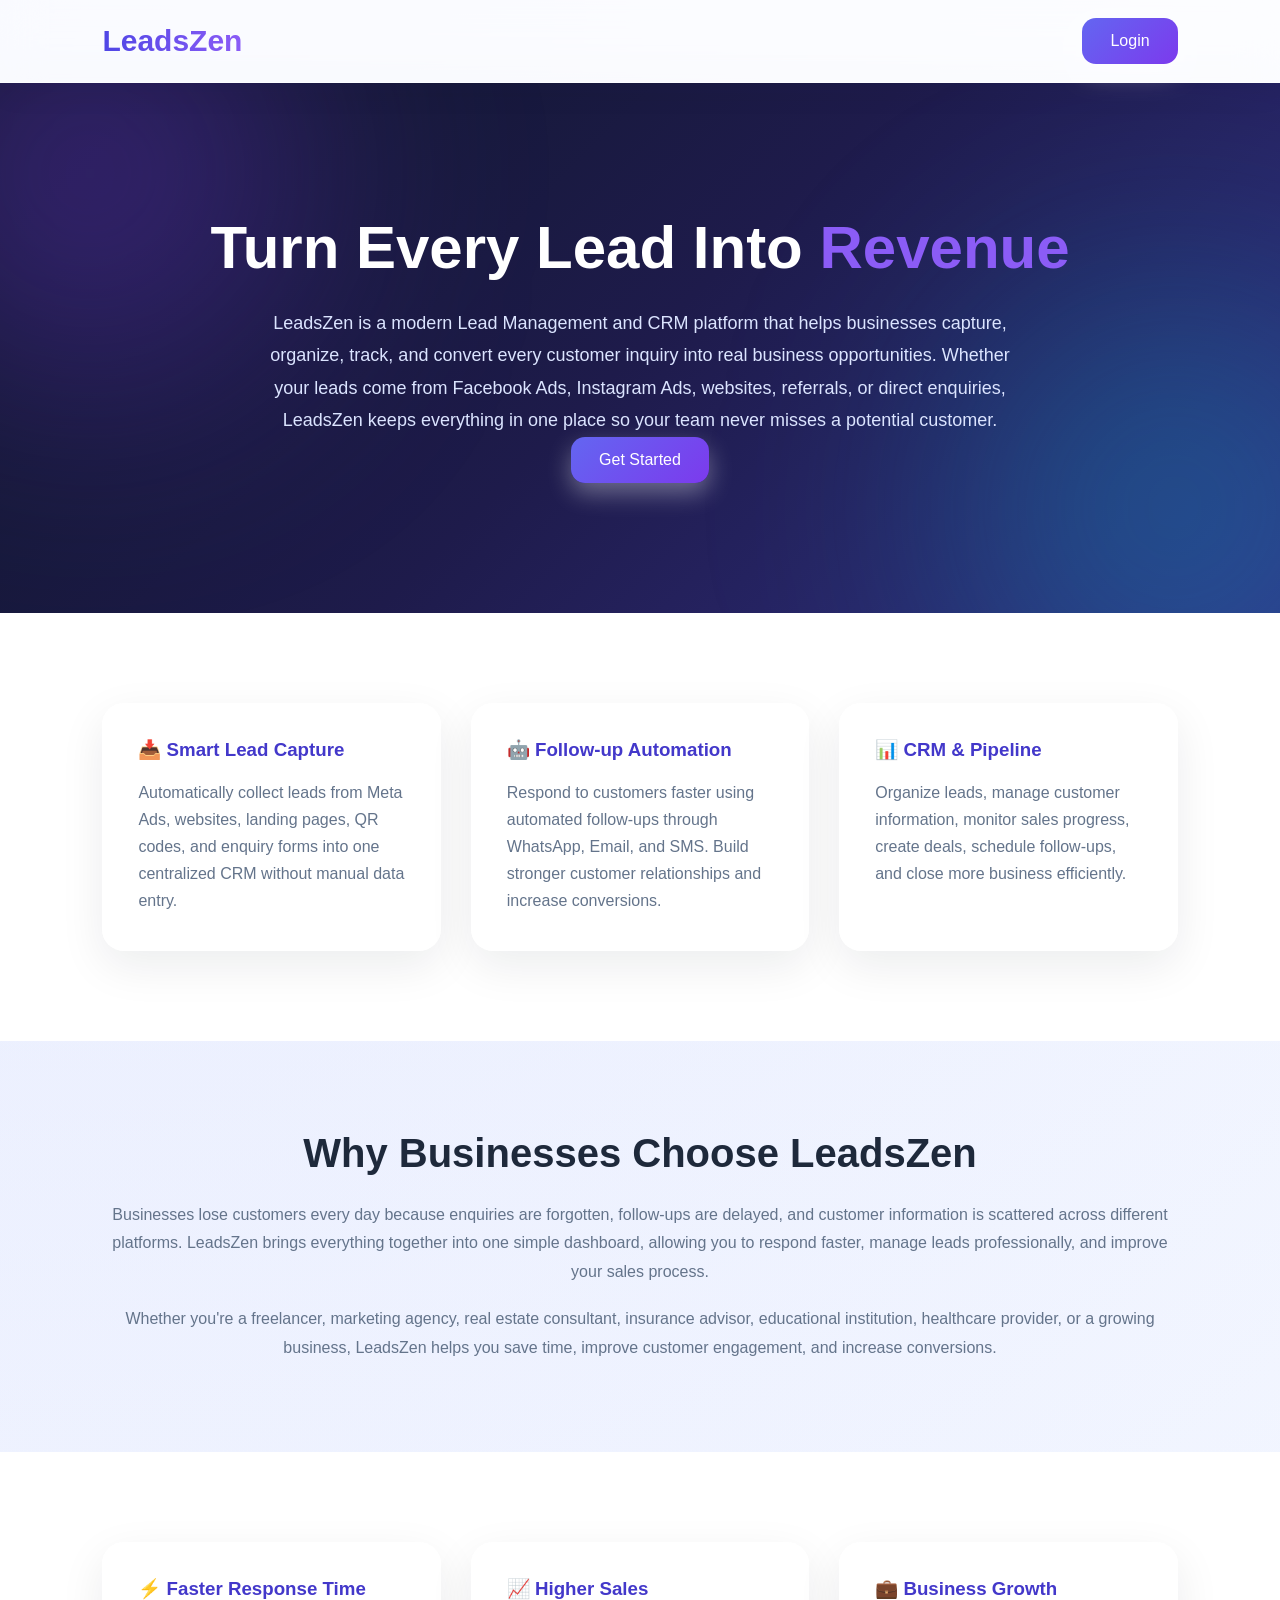
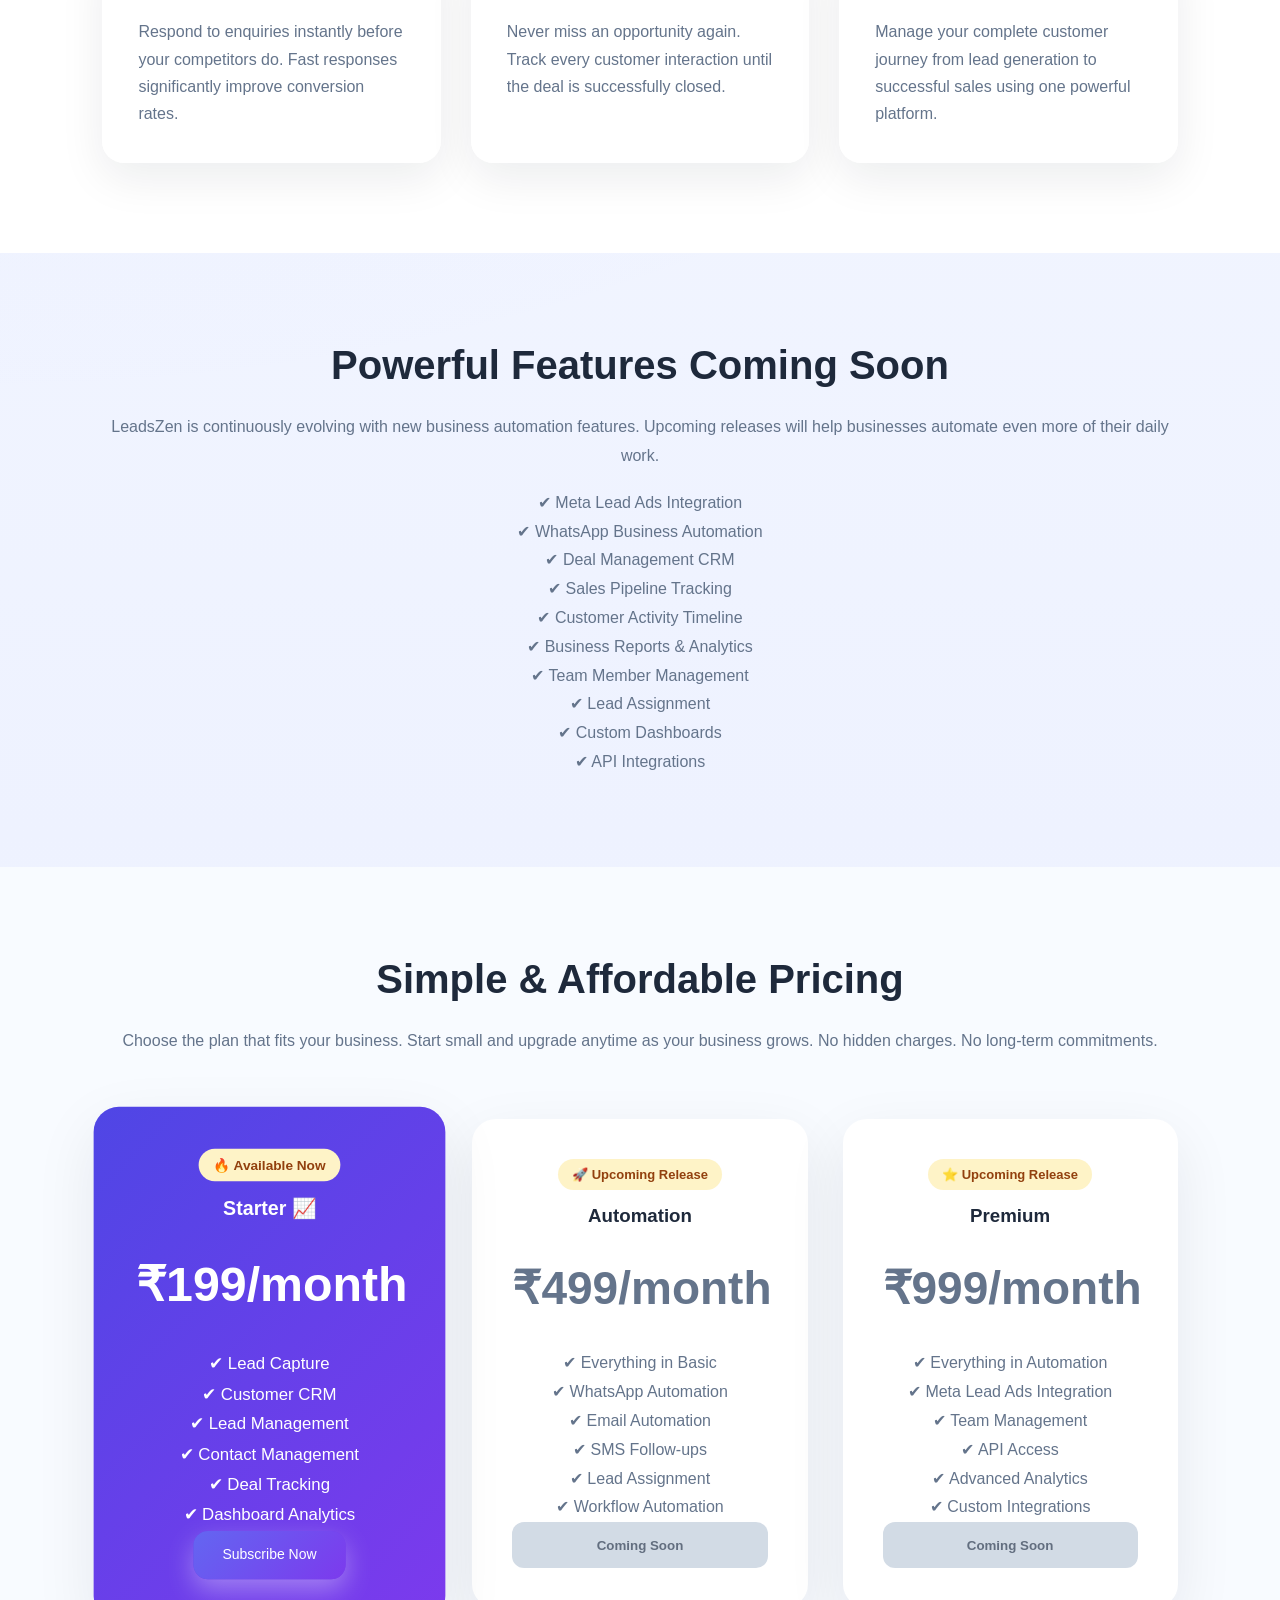
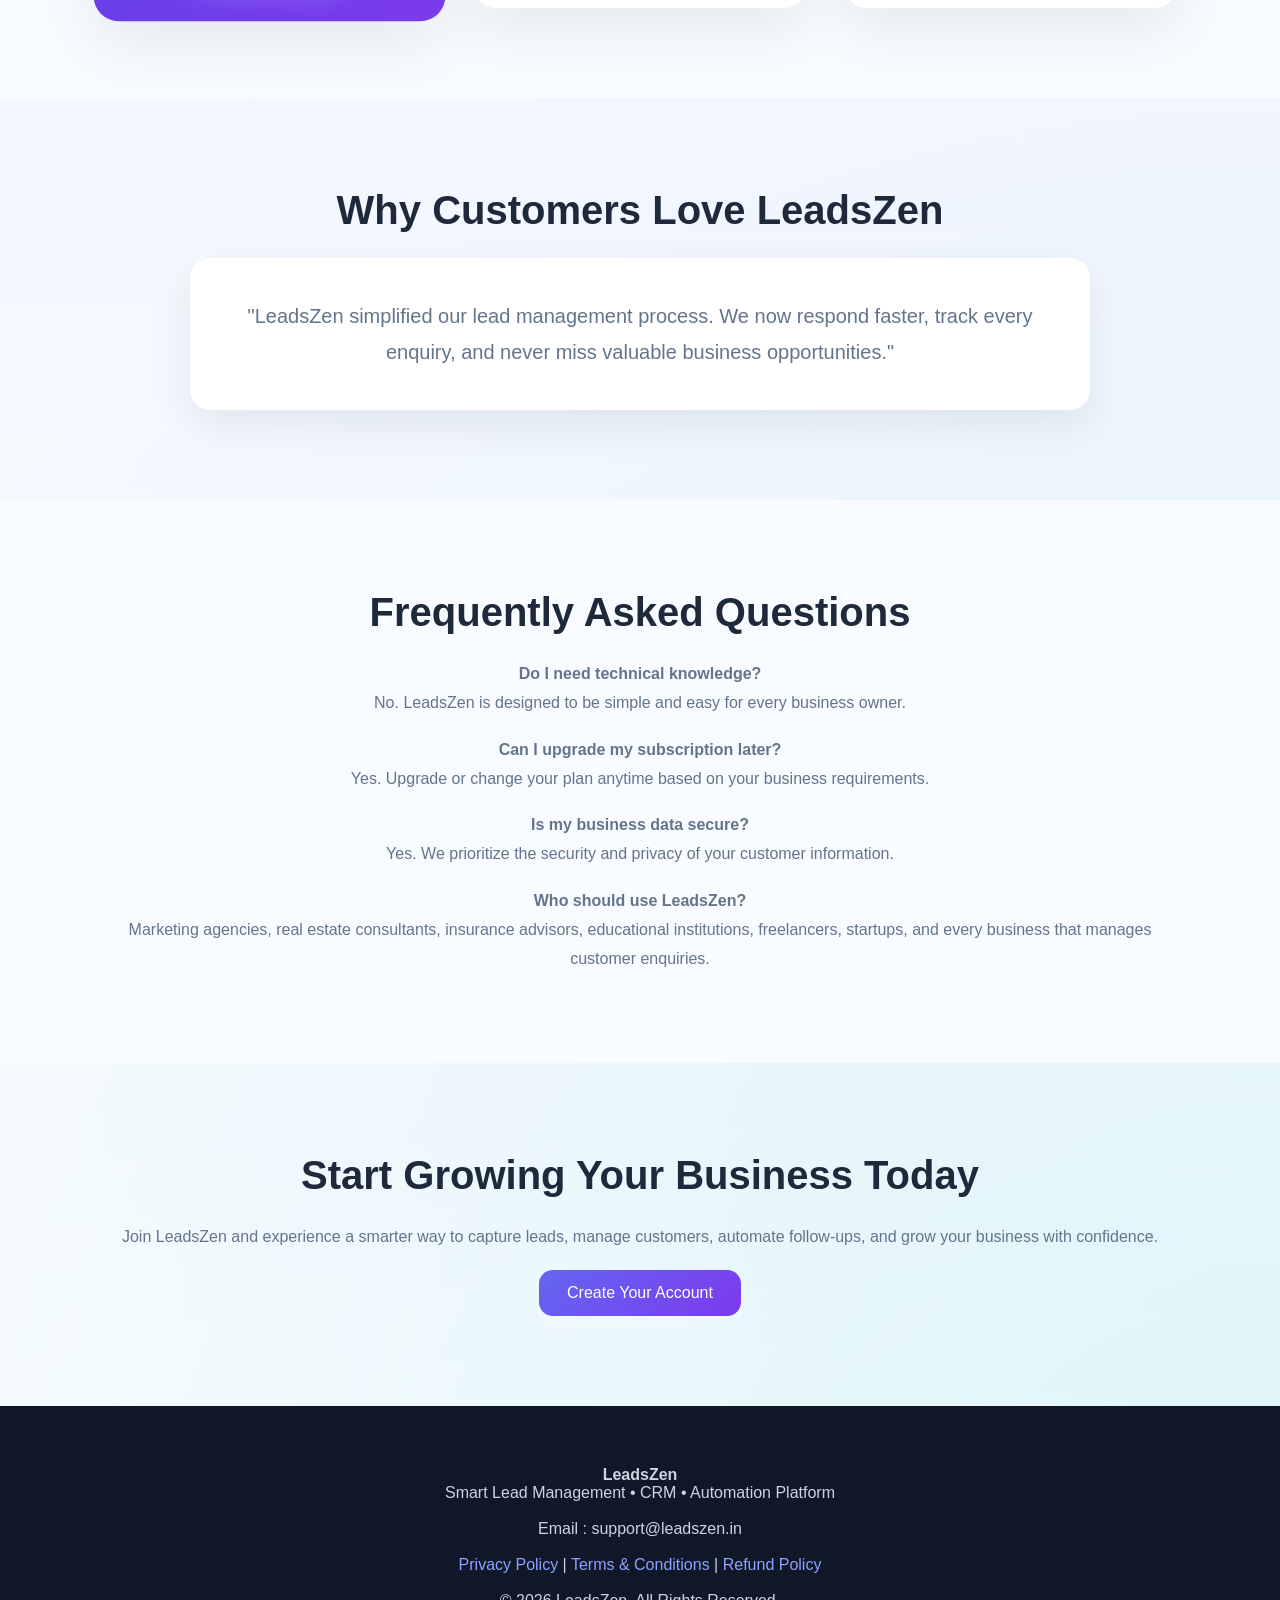
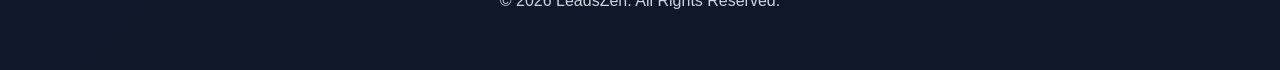
<file: index.html>
<!DOCTYPE html>
<html lang="en">
<head>
  <meta charset="UTF-8">
  <meta name="viewport" content="width=device-width, initial-scale=1.0">
  <!-- <title>Leadszen - Smart Lead Automation</title> -->
  <title>LeadsZen CRM | Smart Lead Management & Customer Follow-up Software</title>
  <meta name="description"
    content="LeadsZen CRM helps businesses manage leads, track customers, automate follow-ups, and improve sales conversions with an easy-to-use lead management system." />
  <link rel="icon" type="image/png" sizes="32x32" href="./assets/favicon.png">
  <link rel="shortcut icon" href="./assets/favicon.png">
  <style>
    /* ===============================
   LEADSZEN PREMIUM SAAS THEME
===============================*/
*{
    margin:0;
    padding:0;
    box-sizing:border-box;
}
html{
    scroll-behavior:smooth;
}
body{
    font-family:'Segoe UI',sans-serif;
    color:#1e293b;
    background:
    radial-gradient(circle at top left,#818cf822,transparent 40%),
    radial-gradient(circle at bottom right,#06b6d422,transparent 35%),
    linear-gradient(180deg,#f8fbff,#eef2ff,#ffffff);
    overflow-x:hidden;
}
.hero h1{
    font-size:58px;
    font-weight:800;
}
.changing-word{
    color:#8b5cf6;
    display:inline-block;
    min-width:240px;
    text-align:left;
    position:relative;
}
/* Scrollbar */
::-webkit-scrollbar{
    width:10px;
}
::-webkit-scrollbar-thumb{
    background:#6366f1;
    border-radius:20px;
}
::-webkit-scrollbar-track{
    background:#edf2ff;
}
/* Header */
header{
    position:sticky;
    top:0;
    z-index:999;
    display:flex;
    justify-content:space-between;
    align-items:center;
    padding:18px 8%;
    backdrop-filter:blur(20px);
    background:rgba(255,255,255,.75);
    border-bottom:1px solid rgba(255,255,255,.5);
    box-shadow:0 10px 30px rgba(15,23,42,.05);
}
header h2{
    font-size:30px;
    background:linear-gradient(90deg,#4f46e5,#8b5cf6);
    -webkit-background-clip:text;
    -webkit-text-fill-color:transparent;
    font-weight:800;
}
/* Button */
.btn{
    display:inline-flex;
    align-items:center;
    justify-content:center;
    height:46px;
    padding:0 28px;
    border:none;
    border-radius:14px;
    color:#fff;
    text-decoration:none;
    cursor:pointer;
    background:linear-gradient(135deg,#6366f1,#7c3aed);
    box-shadow:
    0 10px 25px rgba(255, 255, 255, 0.35);
    transition:.35s;
}
.btn:hover{
    transform:translateY(-4px);
    box-shadow:
    0 20px 40px rgba(99,102,241,.45);
}
.changing-word span{
    transition:0.3s ease;
    display:inline-block;
}
/* HERO */
.hero{
    position:relative;
    padding:130px 20px;
    text-align:center;
    overflow:hidden;
    background:
    linear-gradient(135deg,#0f172a,#1e1b4b,#312e81);
    color:white;
}
/* Glow */
.hero::before{
    content:"";
    position:absolute;
    width:420px;
    height:420px;
    border-radius:50%;
    background:#7c3aed55;
    filter:blur(120px);
    left:-120px;
    top:-120px;
}
.hero::after{
    content:"";
    position:absolute;
    width:450px;
    height:450px;
    border-radius:50%;
    background:#06b6d444;
    filter:blur(120px);
    right:-120px;
    bottom:-120px;
}
.hero>*{
    position:relative;
    z-index:2;
}
.hero h1{
    font-size:60px;
    font-weight:800;
    margin-bottom:25px;
}
.hero p{
    max-width:760px;
    margin:auto;
    font-size:18px;
    line-height:1.8;
    color:#dbe4ff;
}
/* ALERT */
.subscription-alert{
    display:none;
    margin:50px auto;
    max-width:900px;
    padding:22px;
    border-radius:18px;
    color:white;
    background:linear-gradient(135deg,#6366f1,#7c3aed);
    box-shadow:0 25px 60px rgba(99,102,241,.35);
    border:1px solid rgba(255,255,255,.25);
    animation:pulse 2s infinite;
}
.subs{
    color:#7CFF9B;
}
@keyframes pulse{
50%{
transform:scale(1.02);
}
}
/* Sections */
.section{
    padding:90px 8%;
    text-align:center;
}
.section:nth-child(even){
    background:#f8fbff;
}
.section h2{
    font-size:40px;
    margin-bottom:25px;
}
.section p{
    color:#64748b;
    line-height:1.8;
}
/* FEATURES */
.features{
    display:grid;
    grid-template-columns:repeat(auto-fit,minmax(280px,1fr));
    gap:30px;
    padding:90px 8%;
    background:white;
}
.feature{
    background:rgba(255,255,255,.75);
    backdrop-filter:blur(18px);
    padding:35px;
    border-radius:22px;
    border:1px solid rgba(255,255,255,.7);
    box-shadow:
    0 15px 45px rgba(15,23,42,.08);
    transition:.35s;
}
.feature:hover{
    transform:translateY(-10px);
    box-shadow:
    0 25px 60px rgba(99,102,241,.18);
}
.feature h3{
    color:#4338ca;
    margin-bottom:18px;
}
.feature p{
    color:#64748b;
    line-height:1.7;
}
/* Pricing */
.badge{
    display:inline-block;
    margin-bottom:15px;
    padding:8px 14px;
    border-radius:30px;
    background:#fef3c7;
    color:#92400e;
    font-size:13px;
    font-weight:700;
}
.coming-btn{
    width:100%;
    height:46px;
    border:none;
    border-radius:12px;
    background:#cbd5e1;
    color:#475569;
    font-weight:700;
    cursor:not-allowed;
    opacity:.85;
}
.pricing-container{
    display:grid;
    grid-template-columns:repeat(auto-fit,minmax(290px,1fr));
    gap:35px;
    margin-top:45px;
}
.card{
    background:white;
    padding:40px;
    border-radius:24px;
    transition:.4s;
    box-shadow:0 20px 60px rgba(15,23,42,.08);
}
.card:hover{
    transform:translateY(-12px);
}
.card.highlight{
    background:linear-gradient(135deg,#4f46e5,#7c3aed);
    color:white;
    transform:scale(1.05);
}
.card.highlight p,
.card.highlight span{
    color:white;
}
.price{
    font-size:46px;
    color:#4f46e5;
    font-weight:700;
    margin:20px 0;
}
/* Testimonial */
.testimonial{
    max-width:900px;
    margin:auto;
    padding:40px;
    border-radius:20px;
    background:white;
    box-shadow:0 15px 40px rgba(15,23,42,.08);
    font-size:20px;
    line-height:1.8;
}
/* Footer */
footer{
    background:linear-gradient(135deg,#0f172a,#111827);
    color:#cbd5e1;
    text-align:center;
    padding:60px 20px;
}
footer a{
    color:#8ea2ff;
    text-decoration:none;
}
footer a:hover{
    color:white;
}
/* Responsive */
@media(max-width:768px){
header{
padding:15px 20px;
}
header h2{
font-size:24px;
}
.hero{
padding:90px 20px;
}
.hero h1{
font-size:38px;
}
.hero p{
font-size:16px;
}
.section h2{
font-size:30px;
}
.features,
.pricing-container{
grid-template-columns:1fr;
}
.card.highlight{
transform:none;
}
}
  </style>
</head>
<body>
  <header>
    <h2>LeadsZen</h2>
    <a href="/login.html" class="btn">Login</a>
  </header>
  <!-- Hero -->
  <section class="hero">
    <!-- <h1>Turn Every Lead Into Revenue</h1> -->
    <h1>
  Turn Every Lead Into
  <span class="changing-word">
    <span>Revenue</span>
  </span>
</h1>
    <p>
      LeadsZen is a modern Lead Management and CRM platform that helps businesses capture,
      organize, track, and convert every customer inquiry into real business opportunities.
      Whether your leads come from Facebook Ads, Instagram Ads, websites, referrals, or
      direct enquiries, LeadsZen keeps everything in one place so your team never misses a
      potential customer.
    </p>
    <a href="/login.html" class="btn">Get Started</a>
  </section>
  <div id="subscriptionAlert" class="subscription-alert">
    🚀 Your account is ready.<br>
    Choose a <b class="subs">subscription</b> plan below 👇 to unlock all LeadsZen features and automation tools.
  </div>
  <!-- Features -->
  <section class="features">
    <div class="feature">
      <h3>📥 Smart Lead Capture</h3>
      <p>
        Automatically collect leads from Meta Ads, websites, landing pages, QR codes,
        and enquiry forms into one centralized CRM without manual data entry.
      </p>
    </div>
    <div class="feature">
      <h3>🤖 Follow-up Automation</h3>
      <p>
        Respond to customers faster using automated follow-ups through WhatsApp,
        Email, and SMS. Build stronger customer relationships and increase conversions.
      </p>
    </div>
    <div class="feature">
      <h3>📊 CRM & Pipeline</h3>
      <p>
        Organize leads, manage customer information, monitor sales progress,
        create deals, schedule follow-ups, and close more business efficiently.
      </p>
    </div>
  </section>
  <!-- Why Choose -->
  <section class="section">
    <h2>Why Businesses Choose LeadsZen</h2>
    <p>
      Businesses lose customers every day because enquiries are forgotten, follow-ups
      are delayed, and customer information is scattered across different platforms.
      LeadsZen brings everything together into one simple dashboard, allowing you
      to respond faster, manage leads professionally, and improve your sales process.
    </p>
    <br>
    <p>
      Whether you're a freelancer, marketing agency, real estate consultant,
      insurance advisor, educational institution, healthcare provider, or a growing
      business, LeadsZen helps you save time, improve customer engagement,
      and increase conversions.
    </p>
  </section>
  <!-- Benefits -->
  <section class="features">
    <div class="feature">
      <h3>⚡ Faster Response Time</h3>
      <p>
        Respond to enquiries instantly before your competitors do.
        Fast responses significantly improve conversion rates.
      </p>
    </div>
    <div class="feature">
      <h3>📈 Higher Sales</h3>
      <p>
        Never miss an opportunity again. Track every customer interaction
        until the deal is successfully closed.
      </p>
    </div>
    <div class="feature">
      <h3>💼 Business Growth</h3>
      <p>
        Manage your complete customer journey from lead generation
        to successful sales using one powerful platform.
      </p>
    </div>
  </section>
  <!-- Future -->
  <section class="section">
    <h2>Powerful Features Coming Soon</h2>
    <p>
      LeadsZen is continuously evolving with new business automation features.
      Upcoming releases will help businesses automate even more of their daily work.
    </p>
    <br>
    <p>
      ✔ Meta Lead Ads Integration<br>
      ✔ WhatsApp Business Automation<br>
      ✔ Deal Management CRM<br>
      ✔ Sales Pipeline Tracking<br>
      ✔ Customer Activity Timeline<br>
      ✔ Business Reports & Analytics<br>
      ✔ Team Member Management<br>
      ✔ Lead Assignment<br>
      ✔ Custom Dashboards<br>
      ✔ API Integrations
    </p>
  </section>
  <!-- Pricing -->
  <section class="section">
    <h2>Simple & Affordable Pricing</h2>
    <p>
      Choose the plan that fits your business.
      Start small and upgrade anytime as your business grows.
      No hidden charges. No long-term commitments.
    </p>
    <br>
    <div class="pricing-container"> 
  <!-- BASIC -->
  <div class="card highlight">
<div class="badge">🔥 Available Now</div>
    <h3>Starter 📈</h3>
    <p class="price">₹199<span>/month</span></p>
    <p>
      ✔ Lead Capture<br>
      ✔ Customer CRM<br>
      ✔ Lead Management<br>
      ✔ Contact Management<br>
      ✔ Deal Tracking<br>
      ✔ Dashboard Analytics
    </p>
    <button class="btn" onclick="buyPlan('basic')">
      Subscribe Now
    </button>
  </div>
  <!-- AUTOMATION -->
  <div class="card">
    <div class="badge">🚀 Upcoming Release</div>
    <h3>Automation</h3>
    <p class="price">₹499<span>/month</span></p>
    <p>
      ✔ Everything in Basic<br>
      ✔ WhatsApp Automation<br>
      ✔ Email Automation<br>
      ✔ SMS Follow-ups<br>
      ✔ Lead Assignment<br>
      ✔ Workflow Automation
    </p>
    <button class="coming-btn" disabled>
      Coming Soon
    </button>
  </div>
  <!-- PREMIUM -->
  <div class="card">
    <div class="badge">⭐ Upcoming Release</div>
    <h3>Premium</h3>
    <p class="price">₹999<span>/month</span></p>
    <p>
      ✔ Everything in Automation<br>
      ✔ Meta Lead Ads Integration<br>
      ✔ Team Management<br>
      ✔ API Access<br>
      ✔ Advanced Analytics<br>
      ✔ Custom Integrations
    </p>
    <button class="coming-btn" disabled>
      Coming Soon
    </button>
  </div>
</div>
  </section>
  <!-- Testimonials -->
  <section class="section">
    <h2>Why Customers Love LeadsZen</h2>
    <p class="testimonial">
      "LeadsZen simplified our lead management process.
      We now respond faster, track every enquiry,
      and never miss valuable business opportunities."
    </p>
  </section>
  <!-- FAQ -->
  <section class="section">
    <h2>Frequently Asked Questions</h2>
    <p>
      <strong>Do I need technical knowledge?</strong><br>
      No. LeadsZen is designed to be simple and easy for every business owner.
    </p>
    <br>
    <p>
      <strong>Can I upgrade my subscription later?</strong><br>
      Yes. Upgrade or change your plan anytime based on your business requirements.
    </p>
    <br>
    <p>
      <strong>Is my business data secure?</strong><br>
      Yes. We prioritize the security and privacy of your customer information.
    </p>
    <br>
    <p>
      <strong>Who should use LeadsZen?</strong><br>
      Marketing agencies, real estate consultants, insurance advisors,
      educational institutions, freelancers, startups,
      and every business that manages customer enquiries.
    </p>
  </section>
  <!-- CTA -->
  <section class="section">
    <h2>Start Growing Your Business Today</h2>
    <p>
      Join LeadsZen and experience a smarter way to capture leads,
      manage customers, automate follow-ups,
      and grow your business with confidence.
    </p>
    <br>
    <a href="/register.html" class="btn">
      Create Your Account
    </a>
  </section>
  <footer>
    <p><strong>LeadsZen</strong></p>
    <p>
      Smart Lead Management • CRM • Automation Platform
    </p>
    <br>
    <p>Email : support@leadszen.in</p>
    <br>
    <a href="/privacy-policy.html">Privacy Policy</a> |
    <a href="/terms.html">Terms & Conditions</a> |
    <a href="/refund-policy.html">Refund Policy</a>
    <br><br>
    <p>© 2026 LeadsZen. All Rights Reserved.</p>
  </footer>
<!-- 
</body> -->
  <script>
    function openLogin() {
      document.getElementById("loginModal").style.display = "flex";
    }
    function login() {
      alert("Connect backend login here");
    }
    function buyPlan(plan) {
      alert("Selected: " + plan + " (Next Razorpay)");
    }
  </script>
  <script src="https://checkout.razorpay.com/v1/checkout.js"></script>
  <script>
    async function buyPlan(plan) {
      const token = localStorage.getItem("token");
      const API = "https://leadszen-v1.onrender.com/api";
      // const API = "http://localhost:3000/api";
if (!token) {
  // showToast(
  //   "🚀 Create an account and subscribe to a plan to get started with LeadsZen."
  // );
  alert("🚀 Create an account and subscribe to a plan to get started with LeadsZen.");
  setTimeout(() => {
    window.location.href = "login.html";
  }, 3000);
  return;
}
      try {
        const response = await fetch(
          `${API}/payment/create-order`,
          {
            method: "POST",
            headers: {
              "Content-Type": "application/json",
              "Authorization": `Bearer ${token}`
            },
            body: JSON.stringify({
              plan: plan.toUpperCase()
            })
          }
        );
        const data = await response.json();
        if (!data.success) {
          alert(data.message);
          return;
        }
        const order = data.order;
        const options = {
          key: data.key,
          amount: order.amount,
          currency: order.currency,
          name: "LeadsZen",
          description: plan + " Plan",
          order_id: order.id,
          handler: async function (response) {
            await verifyPayment(response);
          },
          theme: {
            color: "#6366f1"
          }
        };
        console.log("------options--------", options);
        const rzp = new Razorpay(options);
        rzp.on('payment.failed', function (response) {
          console.log("PAYMENT FAILED");
          console.log('---------resp------', response);
          console.log('------err--------', response.error);
        });
        rzp.open();
      } catch (err) {
        console.error('-----err-----', err);
        alert("Payment initialization failed");
      }
    }
  </script>
  <script>
    const API = "https://leadszen-v1.onrender.com/api";
    // const API = "http://localhost:3000/api";
    async function verifyPayment(paymentData) {
      const token = localStorage.getItem("token");
      const response = await fetch(`
    ${API}/payment/verify`,
        {
          method: "POST",
          headers: {
            "Content-Type": "application/json",
            "Authorization": `Bearer ${token}`
          },
          body: JSON.stringify(paymentData)
        }
      );
      const data = await response.json();
      if (data.success) {
        alert("Payment Successful");
        window.location.href = "dashboard.html";
      } else {
        alert("Payment Verification Failed");
      }
    }
    const params =new URLSearchParams( window.location.search);
if(params.get("subscription")=== "required"){
   document
   .getElementById("subscriptionAlert")
   .style.display = "block";
}
    function showToast(msg) {
      const t = document.getElementById("toast");
      t.innerText = msg;
      t.className = "toast show";
      setTimeout(() => {
        t.className = "toast";
      }, 3000);
    }
const words = [
  "Revenue",
  "Relationships",
  "Customers",
  "Sales",
  "Growth",
  "Success"
];
let index = 0;
const word = document.querySelector(".changing-word span");
setInterval(() => {
    word.style.opacity = "0";
    word.style.transform = "translateY(15px)";
    setTimeout(() => {
        index = (index + 1) % words.length;
        word.innerText = words[index];
        word.style.opacity = "1";
        word.style.transform = "translateY(0)";
    },250);
},2000);
  </script>
<div id="toast" class="toast"></div>
</body>
</html>
</file>
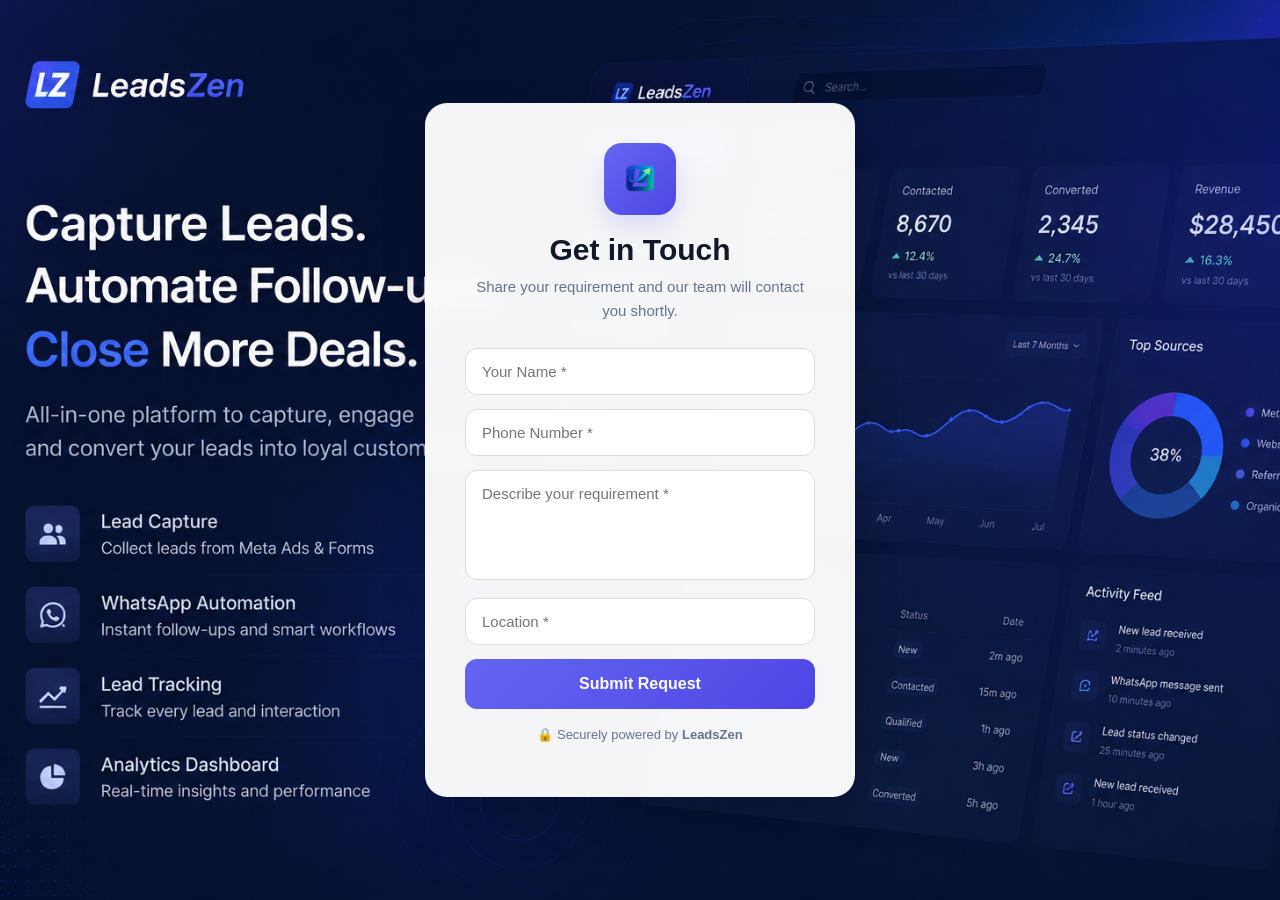
<file: lead-form.html>
<!DOCTYPE html>
<html lang="en">
<head>
<meta charset="UTF-8">
<meta name="viewport" content="width=device-width, initial-scale=1.0">
<title>LeadsZen - Get Details</title>
<link rel="icon" type="image/png" href="./assets/favicon.png">
<style>
*{margin:0;padding:0;box-sizing:border-box;font-family:'Segoe UI',sans-serif}
body{
min-height:100vh;
background:url("./images/leadsbg.png") center/cover no-repeat;
display:flex;justify-content:center;align-items:center;padding:20px}
.container{
width:100%;max-width:430px;background:rgba(255,255,255,.96);
backdrop-filter:blur(10px);border-radius:22px;padding:40px;
box-shadow:0 20px 45px rgba(0,0,0,.18);animation:fade .5s}
.logo-box{
width:72px;height:72px;margin:0 auto 18px;        background:
    linear-gradient(
      135deg,
      #6366f1,
      #4f46e5
    );;border-radius:18px;
display:flex;align-items:center;justify-content:center;
box-shadow:0 12px 25px rgba(99,102,241,.18)}
.logo-box img{width:52px;height:52px}
h2{text-align:center;color:#111827;font-size:30px;margin-bottom:8px}
.subtitle{text-align:center;color:#64748b;font-size:15px;line-height:1.6;margin-bottom:25px}
.input-group{margin-bottom:14px}
input,textarea{
width:100%;padding:14px 16px;border:1px solid #ddd;border-radius:12px;
font-size:15px;transition:.3s}
textarea{resize:none;min-height:110px}
input:focus,textarea:focus{
outline:none;border-color:#6366f1;
box-shadow:0 0 0 4px rgba(99,102,241,.15)}
button{
width:100%;height:50px;border:none;border-radius:12px;
background:linear-gradient(135deg,#6366f1,#4f46e5);
color:#fff;font-size:16px;font-weight:600;cursor:pointer;transition:.3s}
button:hover{transform:translateY(-2px);
box-shadow:0 14px 24px rgba(99,102,241,.28)}
.secure{text-align:center;color:#64748b;font-size:13px;margin-top:18px}
.success{text-align:center;color:#16a34a;font-weight:600;margin-top:15px}
.toast{
position:fixed;bottom:25px;left:50%;transform:translateX(-50%);
background:#111827;color:#fff;padding:14px 22px;border-radius:8px;
opacity:0;visibility:hidden;transition:.3s;z-index:9999}
.toast.show{opacity:1;visibility:visible}
@keyframes fade{from{opacity:0;transform:translateY(20px)}to{opacity:1;transform:translateY(0)}}
@media(max-width:480px){
.container{padding:28px 22px}
h2{font-size:26px}
.subtitle{font-size:14px}
}
</style>
</head>
<body>
<div class="container">
<div class="logo-box">
<img src="./assets/favicon.png" alt="LeadsZen">
</div>
<h2>Get in Touch</h2>
<p class="subtitle">
Share your requirement and our team will contact you shortly.
</p>
<div class="input-group">
    <input
        id="name"
        type="text"
        placeholder="Your Name *"
        required
        minlength="3"
        maxlength="50"
        pattern="[A-Za-z ]+"
        title="Please enter a valid name">
</div>
<div class="input-group">
    <input
        id="phone"
        type="tel"
        placeholder="Phone Number *"
        required
        maxlength="10"
        pattern="[6-9]{1}[0-9]{9}"
        title="Enter a valid 10-digit mobile number">
</div>
<div class="input-group">
    <textarea
        id="message"
        placeholder="Describe your requirement *"
        required
        minlength="10"
        maxlength="500"></textarea>
</div>
<div class="input-group">
    <input
        id="location"
        type="text"
        placeholder="Location *"
        required
        minlength="2"
        maxlength="80">
</div>
<button onclick="submitLead()">Submit Request</button>
<div class="secure">
🔒 Securely powered by <b>LeadsZen</b>
</div>
<p id="msg" class="success"></p>
</div>
<div id="toast" class="toast"></div>
<script>
function getClientId(){
const params=new URLSearchParams(window.location.search);
return params.get("client_id");
}
function showToast(msg){
const t=document.getElementById("toast");
t.innerText=msg;
t.className="toast show";
setTimeout(()=>{t.className="toast";},3000);
}
async function submitLead(){
const clientId=getClientId();
if(!clientId){
showToast("Invalid request link.");
return;
}
const data={
name:document.getElementById("name").value,
phone:document.getElementById("phone").value,
message:document.getElementById("message").value,
location:document.getElementById("location").value
};
try{
const res=await fetch(`https://leadszen-v1.onrender.com/api/lead/${clientId}`,{
method:"POST",
headers:{"Content-Type":"application/json"},
body:JSON.stringify(data)
});
if(!res.ok){
throw new Error("Submission failed");
}
showToast("✅ Thank you! Your request has been received.");
setTimeout(()=>{
window.location.href="index.html";
},3000);
}catch(err){
showToast("Unable to submit your request. Please try again.");
}
}
</script>
</body>
</html>
</file>
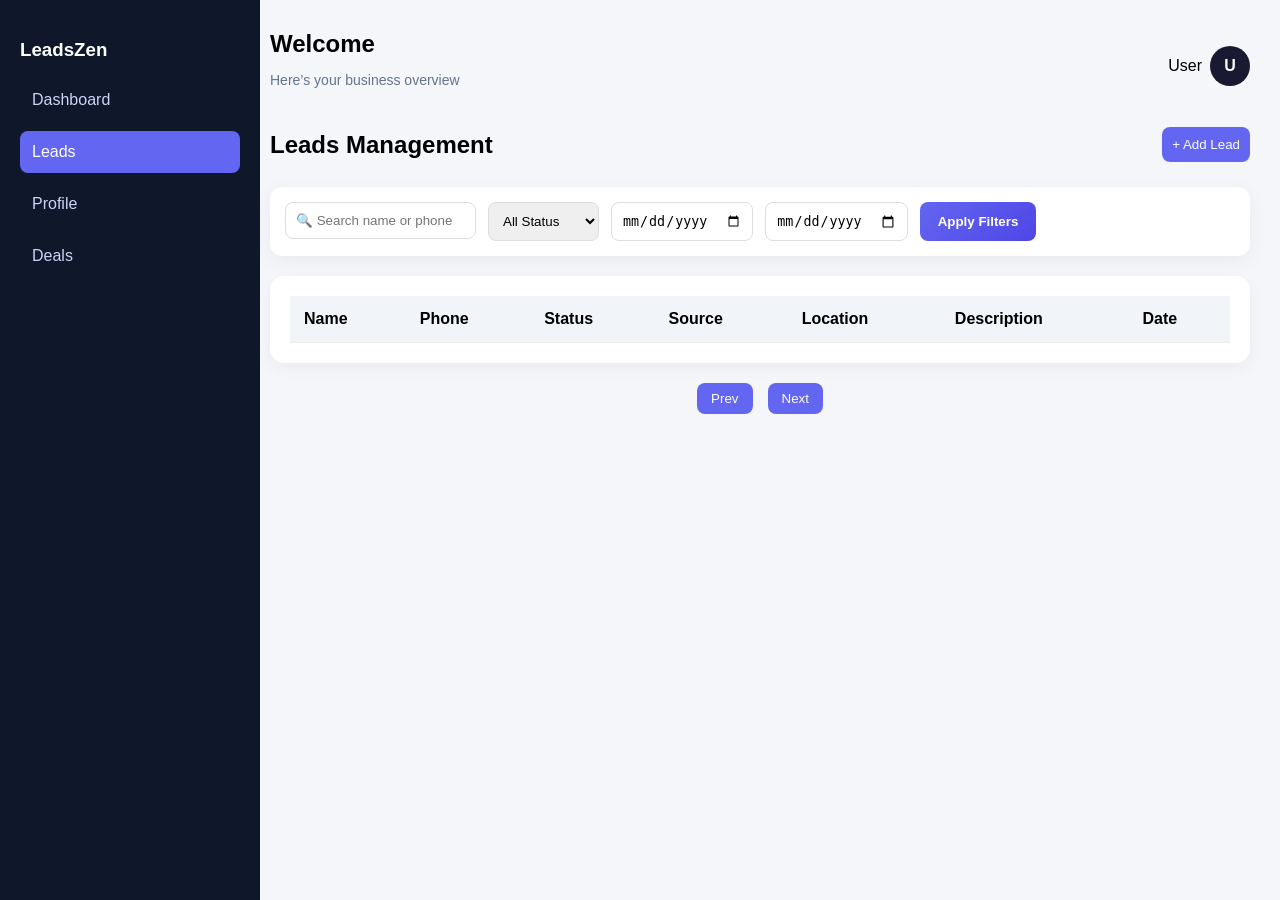
<file: leads.html>
<!DOCTYPE html>
<html>
<head>
  <title>Leads</title>
  <link rel="stylesheet" href="css/style.css">
  <meta name="viewport" content="width=device-width, initial-scale=1.0">
  <!-- ADD THIS -->
<link rel="icon" type="image/png" sizes="32x32" href="./assets/favicon.png">
<link rel="shortcut icon" href="./assets/favicon.png">
</head>
<head>
  <title>Leads</title>
  <link rel="stylesheet" href="css/style.css">
</head>
<body>
<button class="menu-btn" onclick="toggleSidebar()">☰</button>
<div class="overlay" id="overlay" onclick="closeSidebar()"></div>
  <div class="sidebar">
    <h3>LeadsZen</h3>
    <a href="dashboard.html">Dashboard</a>
    <a href="leads.html" class="active">Leads</a>
    <a href="profile.html">Profile</a>
    <a href="deals.html">Deals</a>
  </div>
  <div class="main">
    <div class="topbar">
      <div>
        <h2 id="welcome">Welcome</h2>
        <p class="sub">Here’s your business overview</p>
      </div>
      <div class="profile" onclick="toggleMenu(event)">
        <span id="username">User</span>
        <div class="avatar" id="avatar">U</div>
        <!-- Dropdown -->
        <div class="dropdown" id="dropdown">
          <div class="user-info">
            <strong id="drop-name">User</strong><br>
            <small id="drop-email">email</small>
          </div>
          <hr>
          <div class="menu-item" onclick="goProfile()">Edit Profile</div>
          <div class="menu-item logout" onclick="logout()">Logout</div>
        </div>
      </div>
    </div>
    <!-- Top -->
    <div class="topbar">
      <h2>Leads Management</h2>
      <button onclick="openModal()">+ Add Lead</button>
    </div>
    <!-- Filters -->
    <div class="filter-box">
      <div class="input-group">
        <input id="search" placeholder="🔍 Search name or phone">
      </div>
      <select id="status" class="select">
        <option value="">All Status</option>
        <option value="NEW">New</option>
        <option value="IN_PROGRESS">In Progress</option>
        <option value="CONVERTED">Converted</option>
        <option value="LOST">Lost</option>
      </select>
      <input type="date" id="from" class="date">
      <input type="date" id="to" class="date">
      <button id="applyBtn" class="apply-btn">Apply Filters</button>
    </div>
    <!-- Table -->
    <div class="table-box">
      <table>
        <thead>
          <tr>
            <th>Name</th>
            <th>Phone</th>
            <th>Status</th>
            <th>Source</th>
            <th>Location</th>
            <th>Description</th>
            <th>Date</th>
          </tr>
        </thead>
        <tbody id="leads"></tbody>
      </table>
    </div>
    <div class="pagination">
      <button onclick="prevPage()" id="prevBtn">Prev</button>
      <button onclick="nextPage()" id="nextBtn">Next</button>
    </div>
  </div>
  <!-- Manual Lead Modal -->
  <div id="leadModal" class="modal">
    <div class="modal-content">
      <h3>Add Manual Lead</h3>
      <input id="m_name" placeholder="Name">
      <input id="m_phone" placeholder="Phone">
      <input id="m_location" placeholder="Location">
      <input id="m_description" placeholder="Description">
      <!-- ✅ Error message -->
      <p id="leadError" style="color:red; font-size:14px;"></p>
      <button onclick="saveLead()">Save</button>
      <button onclick="closeModal()" class="cancel">Cancel</button>
    </div>
  </div>
  <script>
    async function loadUser() {
      const res = await apiCall('/client/me'); // already gives data
      if (!res || !res.success) return;
      const d = res.data;
      // ✅ Set all UI data
      document.getElementById("welcome").innerText = `Welcome, ${d.name}`;
      document.getElementById("username").innerText = d.name;
      document.getElementById("drop-name").innerText = d.name;
      document.getElementById("drop-email").innerText = d.email;
      // ✅ Avatar (IMPORTANT FIX)
      const avatar = document.getElementById("avatar");
      if (avatar) {
        avatar.innerText = d.name ? d.name[0].toUpperCase() : "U";
      }
    }
    function toggleMenu(event) {
      event.stopPropagation(); // 🔥 prevents immediate close
      const menu = document.getElementById("dropdown");
      menu.style.display = menu.style.display === "block" ? "none" : "block";
      menu.classList.toggle("show");
    }
    function goProfile() {
      window.location.href = "profile.html";
    }
    function logout() {
      localStorage.removeItem("token");
      window.location.href = "index.html";
    }
    // close dropdown when clicking outside
document.addEventListener("click", function (event) {
  const profile = document.querySelector(".profile");
  const dropdown = document.getElementById("dropdown");
  if (!profile.contains(event.target)) {
    dropdown.style.display = "none";
  }
});
  </script>
  <script src="./js/api.js"></script>
  <script src="./js/leads.js"></script>
  <script>
    loadUser()
    toggleMenu()
    goProfile()
    logout()
  </script>
  <!-- <script src="./js/dashboard.js"></script> -->
  <script>
function toggleSidebar() {
  document.querySelector(".sidebar")
    .classList.toggle("active");
  document.getElementById("overlay")
    .classList.toggle("show");
}
function closeSidebar() {
  document.querySelector(".sidebar")
    .classList.remove("active");
  document.getElementById("overlay")
    .classList.remove("show");
}
</script>
</body>
</html>
</file>
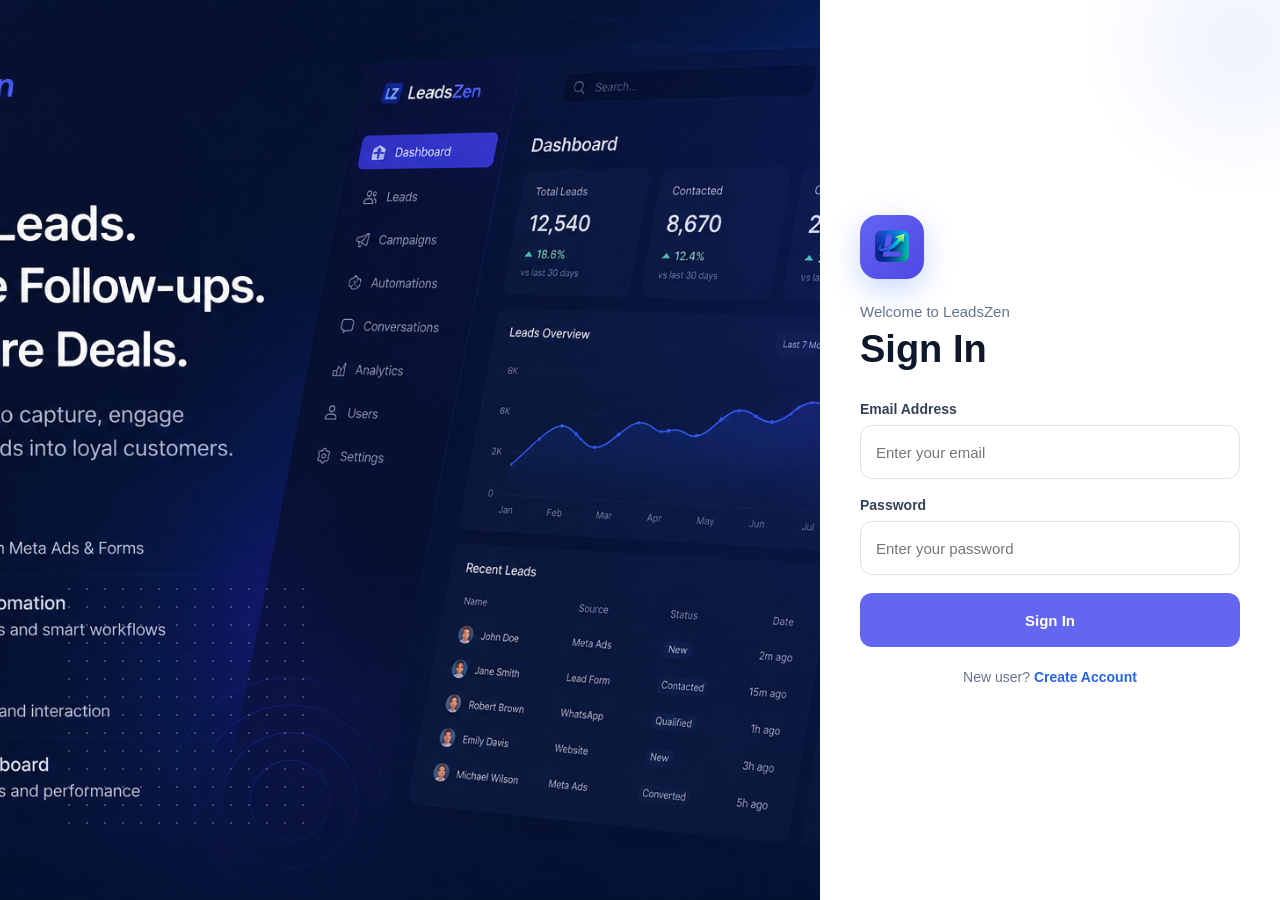
<file: login.html>
<!DOCTYPE html>
<html lang="en">
<head>
<meta charset="UTF-8">
<meta name="viewport" content="width=device-width, initial-scale=1.0">
  <link rel="stylesheet" href="css/style.css">
<title>LeadsZen Login</title>
<link rel="icon" type="image/png" href="./assets/favicon.png">
<style>
*{
    margin:0;
    padding:0;
    box-sizing:border-box;
    font-family:Inter,Segoe UI,sans-serif;
}
body{
    min-height:100vh;
    background:#f8fafc;
}
/* =========================
   LAYOUT
========================= */
.wrapper{
    min-height:100vh;
    display:grid;
    grid-template-columns:1fr 460px;
}
/* =========================
   LEFT PANEL
========================= */
/* 
.left-panel{
    position:relative;
    background:
    linear-gradient(
        rgba(15,23,42,.45),
        rgba(15,23,42,.45)
    ),
    url("./images/leadsbg.png");
    background-size:cover;
    background-position:center;
    overflow:hidden;
} */
.left-panel{
    background:url("./images/leadsbg.png");
    background-size:cover;
    background-position:center;
}
/* Logo */
.brand{
    position:absolute;
    top:40px;
    left:50px;
    z-index:2;
    color:#fff;
    font-size:34px;
    font-weight:700;
}
/* Dots */
.dots{
    position:absolute;
    left:60px;
    bottom:60px;
    width:260px;
    height:260px;
    z-index:2;
    background-image:
    radial-gradient(
        rgba(255,255,255,.45) 1px,
        transparent 1px
    );
    background-size:18px 18px;
    opacity:.5;
}
/* =========================
   LOGIN SECTION
========================= */
.login-section{
    background:#fff;
    display:flex;
    align-items:center;
    justify-content:center;
    padding:40px;
    position:relative;
}
.login-section::before{
    content:"";
    position:absolute;
    width:320px;
    height:320px;
    border-radius:50%;
    background:
    radial-gradient(
      rgba(37,99,235,.08),
      transparent 70%
    );
    top:-120px;
    right:-120px;
}
.login-card{
    width:100%;
    max-width:380px;
    position:relative;
    z-index:2;
}
.logo-box{
    width:64px;
    height:64px;
    border-radius:18px;
    background:
    linear-gradient(
      135deg,
      #6366f1,
      #4f46e5
    );
    display:flex;
    align-items:center;
    justify-content:center;
    color:#fff;
    font-size:24px;
    font-weight:700;
    margin-bottom:24px;
    box-shadow:
    0 10px 30px
    rgba(37,99,235,.25);
}
.logo-box img {
    width: 100%;
    height: 100%;
    object-fit: contain;
}
.welcome{
    color:#64748b;
    font-size:15px;
    margin-bottom:8px;
}
.login-card h2{
    font-size:38px;
    color:#0f172a;
    margin-bottom:30px;
}
/* =========================
   FORM
========================= */
.form-group{
    margin-bottom:18px;
}
label{
    display:block;
    margin-bottom:8px;
    color:#334155;
    font-size:14px;
    font-weight:600;
}
input{
    width:100%;
    height:54px;
    border:1px solid #dbe2ea;
    border-radius:12px;
    padding:0 15px;
    font-size:15px;
    transition:.3s;
}
input:focus{
    outline:none;
    border-color:#6366f1;
    box-shadow:
    0 0 0 4px
    rgba(37,99,235,.12);
}
button{
    width:100%;
    height:54px;
    border:none;
    border-radius:12px;
    background:#6366f1;
    color:#fff;
    font-size:15px;
    font-weight:600;
    cursor:pointer;
    transition:.3s;
}
button:hover{
    background:#3f38ff;
}
#error{
    margin-top:12px;
    text-align:center;
    color:#dc2626;
}
.link{
    text-align:center;
    margin-top:22px;
    color:#64748b;
    font-size:14px;
}
.link a{
    color:#2563eb;
    text-decoration:none;
    font-weight:600;
}
.loader-overlay{
    position:fixed;
    top:0;
    left:0;
    width:100%;
    height:100%;
    background:rgba(255,255,255,.75);
    backdrop-filter:blur(4px);
    display:none;
    justify-content:center;
    align-items:center;
    z-index:999999;
}
.loader-box{
    text-align:center;
}
.loader-spinner{
    width:55px;
    height:55px;
    border:5px solid #e5e7eb;
    border-top:5px solid #2563eb;
    border-radius:50%;
    animation:spin .8s linear infinite;
    margin:auto;
}
.loader-box p{
    margin-top:18px;
    color:#555;
    font-size:16px;
    font-weight:500;
}
@keyframes spin{
    from{
        transform:rotate(0deg);
    }
    to{
        transform:rotate(360deg);
    }
}
/* =========================
   MOBILE
========================= */
@media(max-width:900px){
    .wrapper{
        grid-template-columns:1fr;
    }
    .left-panel{
        display:none;
    }
    .login-section{
        padding:25px;
    }
    .login-card h2{
        font-size:32px;
    }
}
@media(max-width:480px){
    .login-section{
        padding:20px;
    }
    .logo-box{
        width:58px;
        height:58px;
    }
    .login-card h2{
        font-size:28px;
    }
}
</style>
</head>
<body>
    <div id="loader" class="loader-overlay">
        <div class="loader-box">
            <div class="loader-spinner"></div>
            <p id="loaderText">Please wait...</p>
        </div>
    </div>
<div class="wrapper">
    <div class="left-panel">
        <!-- <div class="brand">
            LeadsZen
        </div> -->
        <div class="dots"></div>
    </div>
    <div class="login-section">
        <div class="login-card">
<!-- 
            <div class="logo-box">
                LZ
            </div> -->
            <div class="logo-box">
    <img src="assets/favicon.png" alt="LeadsZen Logo">
</div>
            <div class="welcome">
                Welcome to LeadsZen
            </div>
            <h2>Sign In</h2>
            <div class="form-group">
                <label>Email Address</label>
                <input
                    id="email"
                    type="email"
                    placeholder="Enter your email">
            </div>
            <div class="form-group">
                <label>Password</label>
                <input
                    id="password"
                    type="password"
                    placeholder="Enter your password">
            </div>
            <button onclick="login()">
                Sign In
            </button>
            <p id="error"></p>
            <div class="link">
                New user?
                <a href="register.html">
                    Create Account
                </a>
            </div>
        </div>
    </div>
</div>
<script src="js/auth.js"></script>
<div id="toast" class="toast"></div>
</body>
</html>
</file>
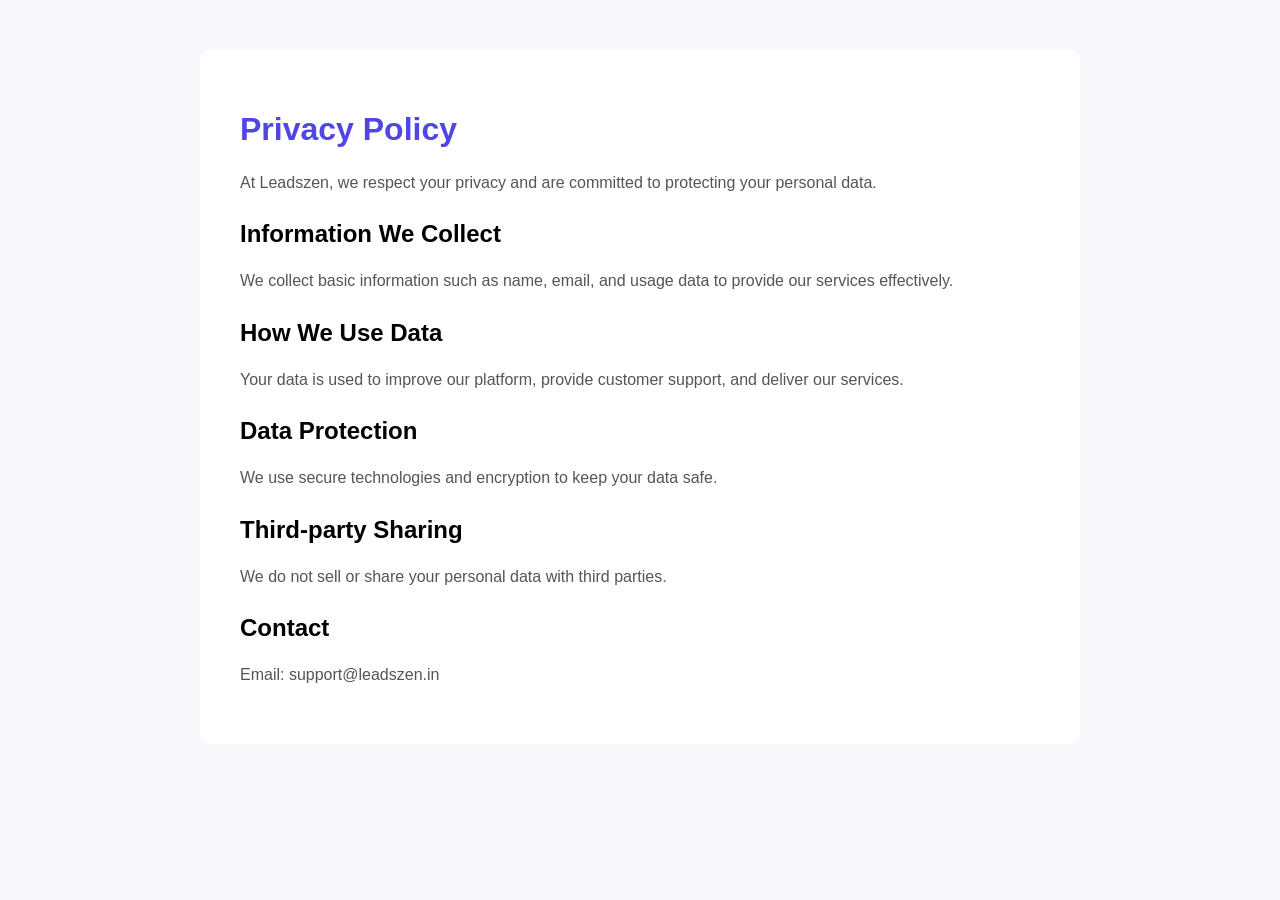
<file: privacy-policy.html>
<!DOCTYPE html>
<html lang="en">
<head>
<meta charset="UTF-8">
<title>Privacy Policy - Leadszen</title>

<style>
body {
  font-family: Arial;
  background: #f6f8fc;
  margin: 0;
}
.container {
  max-width: 800px;
  margin: 50px auto;
  background: white;
  padding: 40px;
  border-radius: 10px;
}
h1 { color: #4f46e5; }
h2 { margin-top: 25px; }
p { color: #555; line-height: 1.6; }
</style>
</head>

<body>
<div class="container">

<h1>Privacy Policy</h1>

<p>At Leadszen, we respect your privacy and are committed to protecting your personal data.</p>

<h2>Information We Collect</h2>
<p>We collect basic information such as name, email, and usage data to provide our services effectively.</p>

<h2>How We Use Data</h2>
<p>Your data is used to improve our platform, provide customer support, and deliver our services.</p>

<h2>Data Protection</h2>
<p>We use secure technologies and encryption to keep your data safe.</p>

<h2>Third-party Sharing</h2>
<p>We do not sell or share your personal data with third parties.</p>

<h2>Contact</h2>
<p>Email: support@leadszen.in</p>

</div>
</body>
</html>
</file>
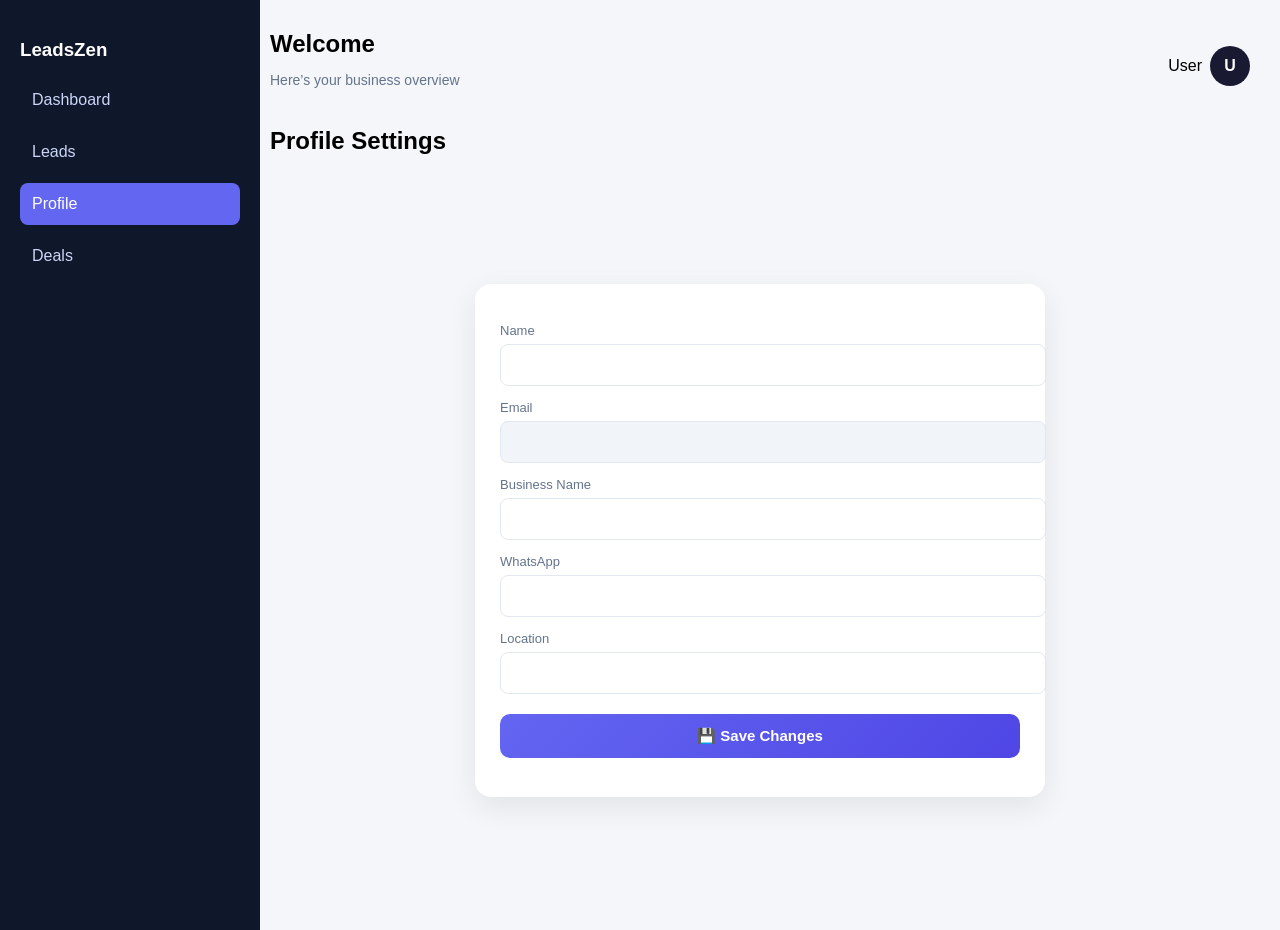
<file: profile.html>
<!DOCTYPE html>
<html>
<head>
  <title>Profile</title>
  <link rel="stylesheet" href="css/style.css">
  <meta name="viewport" content="width=device-width, initial-scale=1.0">
  <!-- ADD THIS -->
<link rel="icon" type="image/png" sizes="32x32" href="./assets/favicon.png">
<link rel="shortcut icon" href="./assets/favicon.png">
</head>
<head>
  <title>Profile</title>
  <link rel="stylesheet" href="css/style.css">
</head>
<body>
<button class="menu-btn" onclick="toggleSidebar()">☰</button>
<div class="overlay" id="overlay" onclick="closeSidebar()"></div>
  <!-- Sidebar -->
  <div class="sidebar">
    <h3>LeadsZen</h3>
    <a href="dashboard.html">Dashboard</a>
    <a href="leads.html">Leads</a>
    <a href="profile.html" class="active">Profile</a>
    <a href="deals.html">Deals</a>
  </div>
  <!-- Main -->
  <div class="main">
    <!-- Topbar -->
    <!-- <div class="topbar"> -->
    <div class="topbar">
      <div>
        <h2 id="welcome">Welcome</h2>
        <p class="sub">Here’s your business overview</p>
      </div>
      <div class="profile" onclick="toggleMenu(event)">
        <span id="username">User</span>
        <div class="avatar" id="avatar">U</div>
        <!-- Dropdown -->
        <div class="dropdown" id="dropdown">
          <div class="user-info">
            <strong id="drop-name">User</strong><br>
            <small id="drop-email">email</small>
          </div>
          <hr>
          <div class="menu-item" onclick="goProfile()">Edit Profile</div>
          <div class="menu-item logout" onclick="logout()">Logout</div>
        </div>
      </div>
    </div>
    <div class="topbar">
      <h2>Profile Settings</h2>
    </div>
    <!-- Profile Card -->
    <div class="profile-wrapper">
      <div class="card profile-card">
        <label>Name</label>
        <input id="name">
        <label>Email</label>
        <input id="email" disabled>
        <label>Business Name</label>
        <input id="business">
        <label>WhatsApp</label>
        <input id="whatsapp">
        <label>Location</label>
        <input id="location">
        <button onclick="updateProfile()">💾 Save Changes</button>
        <p id="msg"></p>
      </div>
    </div>
  </div>
  <!-- <script src="js/api.js"></script> -->
  <script>
    async function loadProfile() {
      const res = await apiCall('/client/me');
      if (res.success) {
        const d = res.data;
        document.getElementById("name").value = d.name || "";
        document.getElementById("email").value = d.email || "";
        document.getElementById("business").value = d.business_name || "";
        document.getElementById("whatsapp").value = d.whatsapp_number || "";
        document.getElementById("location").value = d.location || "";
      }
    }
    async function loadUser() {
      const res = await apiCall('/client/me'); // already gives data
      if (!res || !res.success) return;
      const d = res.data;
      // ✅ Set all UI data
      document.getElementById("welcome").innerText = `Welcome, ${d.name}`;
      document.getElementById("username").innerText = d.name;
      document.getElementById("drop-name").innerText = d.name;
      document.getElementById("drop-email").innerText = d.email;
      // ✅ Avatar (IMPORTANT FIX)
      const avatar = document.getElementById("avatar");
      if (avatar) {
        avatar.innerText = d.name ? d.name[0].toUpperCase() : "U";
      }
    }
    function toggleMenu(event) {
      event.stopPropagation(); // 🔥 prevents immediate close
      const menu = document.getElementById("dropdown");
      menu.style.display = menu.style.display === "block" ? "none" : "block";
      menu.classList.toggle("show");
    }
// close dropdown when clicking outside
document.addEventListener("click", function (event) {
  const profile = document.querySelector(".profile");
  const dropdown = document.getElementById("dropdown");
  if (!profile.contains(event.target)) {
    dropdown.style.display = "none";
  }
});
    function goProfile() {
      window.location.href = "profile.html";
    }
    function logout() {
      localStorage.removeItem("token");
      window.location.href = "index.html";
    }
  </script>
  <script src="js/api.js"></script>
  <script>
    async function updateProfile() {
      const data = {
        name: document.getElementById("name").value,
        business_name: document.getElementById("business").value,
        whatsapp_number: document.getElementById("whatsapp").value,
        location: document.getElementById("location").value
      };
      const res = await apiCall('/client/update', 'PUT', data);
      const msg = document.getElementById("msg");
      if (res.success) {
        msg.style.color = "green";
        msg.innerText = "Profile updated successfully ✅";
      } else {
        msg.style.color = "red";
        msg.innerText = res.message;
      }
    }
    loadProfile();
    loadUser()
    toggleMenu()
    goProfile()
    logout()
  </script>
  <script>
function toggleSidebar() {
  document.querySelector(".sidebar")
    .classList.toggle("active");
  document.getElementById("overlay")
    .classList.toggle("show");
}
function closeSidebar() {
  document.querySelector(".sidebar")
    .classList.remove("active");
  document.getElementById("overlay")
    .classList.remove("show");
}
</script>
</body>
</html>
</file>
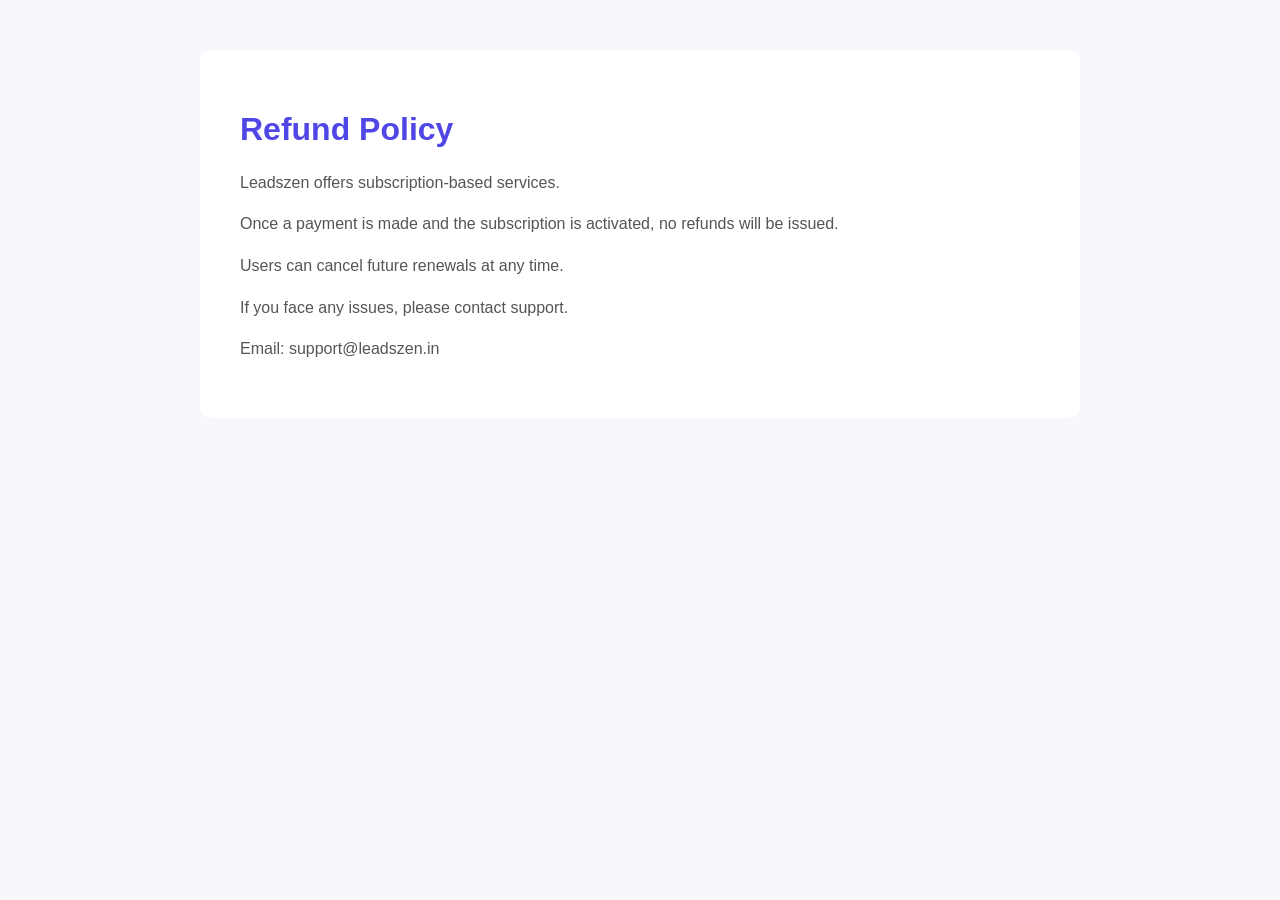
<file: refund-policy.html>
<!DOCTYPE html>
<html lang="en">
<head>
<meta charset="UTF-8">
<title>Refund Policy - Leadszen</title>

<style>
body {
  font-family: Arial;
  background: #f6f8fc;
}
.container {
  max-width: 800px;
  margin: 50px auto;
  background: white;
  padding: 40px;
  border-radius: 10px;
}
h1 { color: #4f46e5; }
p { color: #555; line-height: 1.6; }
</style>
</head>

<body>
<div class="container">

<h1>Refund Policy</h1>

<p>Leadszen offers subscription-based services.</p>

<p>Once a payment is made and the subscription is activated, no refunds will be issued.</p>

<p>Users can cancel future renewals at any time.</p>

<p>If you face any issues, please contact support.</p>

<p>Email: support@leadszen.in</p>

</div>
</body>
</html>
</file>
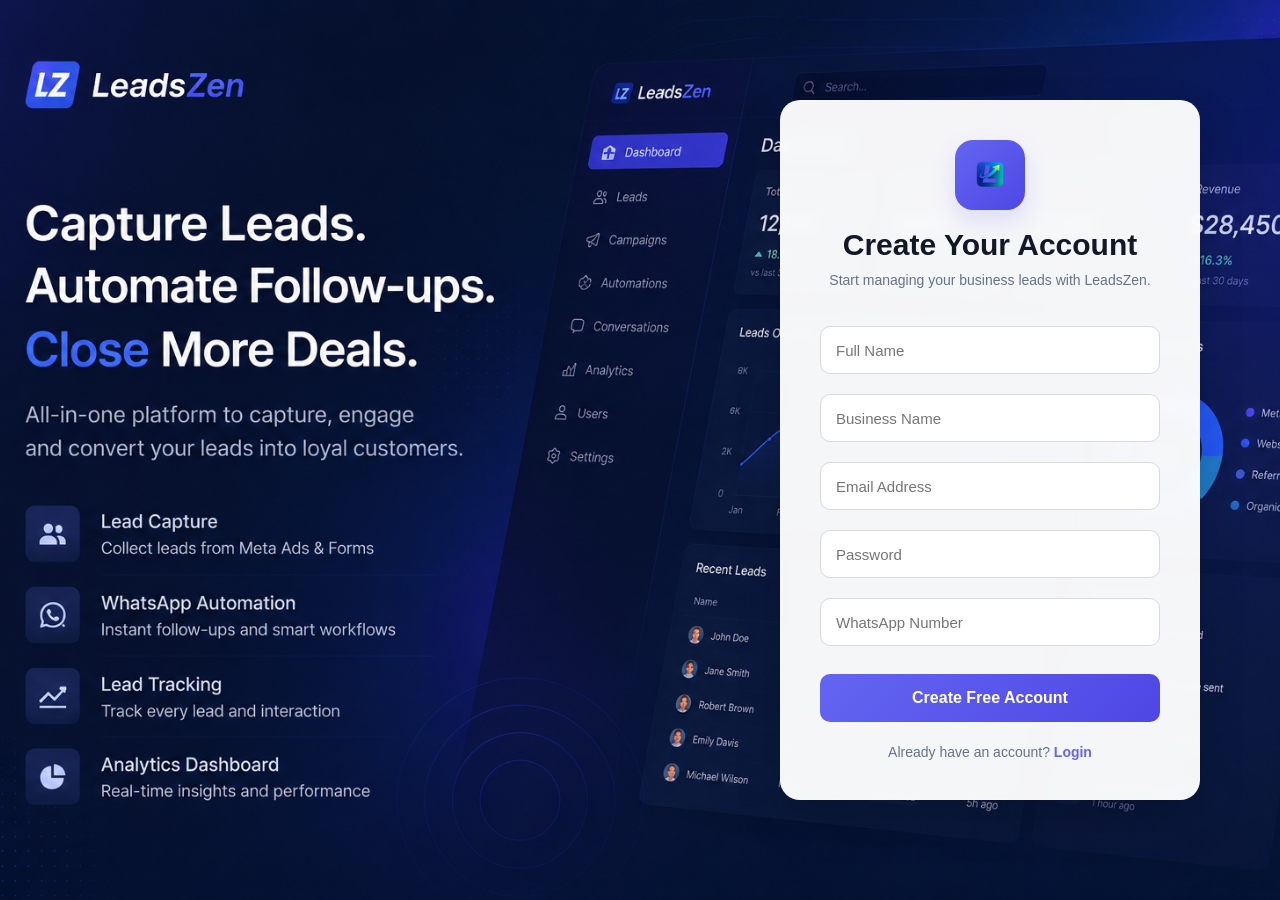
<file: register.html>
<!DOCTYPE html>
<html>
<head>
  <title>Register</title>
  <link rel="stylesheet" href="css/style.css">
  <!-- ADD THIS -->
   <meta name="viewport" content="width=device-width, initial-scale=1.0">
<link rel="icon" type="image/png" sizes="32x32" href="./assets/favicon.png">
<link rel="shortcut icon" href="./assets/favicon.png">
</head>
<head>
  <title>Register</title>
<style>
*{
  margin: 0;
  padding: 0;
  box-sizing: border-box;
}
body {
    margin: 0;
    min-height: 100vh;
    min-height: 100dvh;
    background: url("./images/leadsbg.png") no-repeat center center/cover;
    display: flex;
    justify-content: flex-end;   /* Right side */
    align-items: center;
    padding: 0 80px;
    font-family: 'Segoe UI', sans-serif;
}
.container{
    background:rgba(255,255,255,.96);
    padding:40px;
    border-radius:20px;
    width:100%;
    max-width:420px;
    box-shadow:
    0 20px 45px rgba(0,0,0,.18);
    backdrop-filter:blur(8px);
}
h2{
    text-align:center;
    color:#111827;
    margin-bottom:8px;
    font-size:30px;
    font-weight:700;
}
input{
    width:100%;
    height:48px;
    padding:0 15px;
    margin:10px 0;
    border-radius:10px;
    border:1px solid #d9d9d9;
    font-size:15px;
    transition:.3s;
}
input:focus {
  outline: none;
  border-color: #6366f1;
  box-shadow: 0 0 0 3px rgba(99,102,241,0.15);
}
button{
    width:100%;
    height:48px;
    margin-top:18px;
    border:none;
    border-radius:10px;
    background:linear-gradient(135deg,#6366f1,#4f46e5);
    color:white;
    font-size:16px;
    font-weight:600;
    cursor:pointer;
    transition:.3s;
}
button:hover{
    transform:translateY(-2px);
    box-shadow:0 12px 24px rgba(99,102,241,.35);
}
button:hover {
  transform: translateY(-2px);
  box-shadow: 0 10px 20px rgba(79,70,229,0.25);
}
.link{
    text-align:center;
    margin-top:22px;
    color:#64748b;
    font-size:14px;
}
.link a{
    color:#6366f1;
    font-weight:600;
    text-decoration:none;
}
.link a:hover{
    text-decoration:underline;
}
#error {
  color: red;
  font-size: 13px;
  margin-top: 10px;
  text-align: center;
}
.logo-box{
    width:70px;
    height:70px;
    margin:0 auto 18px;
            background:
    linear-gradient(
      135deg,
      #6366f1,
      #4f46e5
    );
    border-radius:18px;
    display:flex;
    justify-content:center;
    align-items:center;
    box-shadow:0 10px 25px rgba(99,102,241,.18);
}
.logo-box img{
    width:50px;
    height:50px;
}
.subtitle{
    text-align:center;
    color:#64748b;
    margin-bottom:25px;
    line-height:1.5;
    font-size:14px;
}
.left-panel{
    position: relative;
    background: linear-gradient(
        rgba(15,23,42,0.75),
        rgba(99,102,241,0.65)
    ),
    url("./images/leadsbg.png");
    background-size: cover;
    background-position: center;
    background-repeat: no-repeat;
    display: flex;
    flex-direction: column;
    justify-content: center;
    align-items: flex-start;
    padding: 60px;
    color: #fff;
}
.otp-modal{
    display:none;
    position:fixed;
    inset:0;
    background:rgba(0,0,0,.45);
    justify-content:center;
    align-items:center;
    z-index:9999;
}
.otp-card{
    width:420px;
    background:#fff;
    border-radius:12px;
    padding:30px;
    text-align:center;
}
.otp-card input{
    width:100%;
    padding:12px;
    margin:20px 0;
    font-size:18px;
}
.otp-card button{
    width:100%;
    padding:12px;
    cursor:pointer;
}
#otpError{
    color:red;
    margin-bottom:15px;
}
/* MOBILE RESPONSIVE */
/* ============================= */
/* Mobile Responsive */
/* ============================= */
@media screen and (max-width:768px){
body{
    padding:16px;
    align-items:center;
    overflow-y:auto;
}
.container{
    width:100%;
    max-width:100%;
    padding:28px 22px;
    border-radius:18px;
    margin:20px auto;
}
.logo-box{
    width:60px;
    height:60px;
    margin-bottom:16px;
}
.logo-box img{
    width:42px;
    height:42px;
}
h2{
    font-size:26px;
    margin-bottom:8px;
}
.subtitle{
    font-size:14px;
    line-height:1.5;
    margin-bottom:20px;
}
.input-group{
    margin-bottom:14px;
}
input,
textarea{
    width:100%;
    font-size:15px;
    padding:14px;
    border-radius:10px;
}
textarea{
    min-height:100px;
}
button{
    width:100%;
    height:48px;
    font-size:15px;
    margin-top:10px;
}
.secure{
    font-size:12px;
    margin-top:18px;
}
.success{
    font-size:13px;
}
}
/* ============================= */
/* Small Mobile */
/* ============================= */
@media screen and (max-width:380px){
.container{
    padding:22px 16px;
}
h2{
    font-size:22px;
}
.subtitle{
    font-size:13px;
}
input,
textarea{
    font-size:14px;
}
button{
    height:46px;
    font-size:14px;
}
.logo-box{
    width:54px;
    height:54px;
}
.logo-box img{
    width:38px;
    height:38px;
}
}
</style>
</head>
<body>
<div class="container">
    <div class="logo-box">
        <img src="./assets/favicon.png" alt="LeadsZen">
    </div>
    <h2>Create Your Account</h2>
    <p class="subtitle">
        Start managing your business leads with LeadsZen.
    </p>
    <input id="name" placeholder="Full Name">
    <input id="business" placeholder="Business Name">
    <input id="email" type="email" placeholder="Email Address">
    <input id="password" type="password" placeholder="Password">
    <input id="whatsapp" placeholder="WhatsApp Number">
    <button onclick="register()">
        Create Free Account
    </button>
    <p id="error"></p>
    <div class="link">
        Already have an account?
        <a href="login.html">Login</a>
    </div>
</div>
<div id="otpModal" class="otp-modal">
    <div class="otp-card">
        <h2>Email Verification</h2>
        <p>
            Enter the OTP sent to
            <br>
            <strong id="otpEmail"></strong>
        </p>
        <input
            id="otp"
            type="text"
            maxlength="6"
            placeholder="Enter 6 digit OTP">
        <div id="otpError"></div>
        <button id="verifyBtn" onclick="verifyOTP()">
            Verify OTP
        </button>
        <p id="timerText">
            Resend OTP in
            <span id="countdown">30</span>s
        </p>
        <button
            id="resendBtn"
            onclick="resendOTP()"
            style="display:none;">
            Resend OTP
        </button>
    </div>
<div id="loader" class="loader-overlay" style="display:none;">
    <div class="loader-spinner"></div>
</div>
</div>
</div>
  <script src="js/api.js"></script>
  <script>

function showLoader() {
    const loader = document.getElementById("loader");
    if (loader) {
        loader.style.display = "flex";
    }
}

function hideLoader() {
    const loader = document.getElementById("loader");
    if (loader) {
        loader.style.display = "none";
    }
}
    function showToast(msg) {
      const t = document.getElementById("toast");
      t.innerText = msg;
      t.className = "toast show";
      setTimeout(() => {
        t.className = "toast";
      }, 3000);
    }
function openOTPModal() {
    document.getElementById("otpModal").style.display = "flex";
    document.getElementById("otpEmail").innerText = clientEmail;
    document.getElementById("otp").value = "";
    document.getElementById("otpError").innerText = "";
    startCountdown();
}
function startCountdown() {
    countdown = 30;
    clearInterval(timer);
    document.getElementById("countdown").innerText = countdown;
    document.getElementById("timerText").style.display = "block";
    document.getElementById("resendBtn").style.display = "none";
    timer = setInterval(() => {
        countdown--;
        document.getElementById("countdown").innerText = countdown;
        if (countdown <= 0) {
            clearInterval(timer);
            document.getElementById("timerText").style.display = "none";
            document.getElementById("resendBtn").style.display = "block";
        }
    }, 1000);
}
async function verifyOTP() {
    const otp = document.getElementById("otp").value.trim();
    const error = document.getElementById("otpError");
    const btn = document.getElementById("verifyBtn");
    error.innerText = "";
    if (otp.length != 6) {
        error.innerText = "Enter valid OTP";
        return;
    }
    btn.disabled = true;
    btn.innerText = "Verifying...";
    try {
        const res = await apiCall("/auth/verify-otp", "POST", {
            client_id: clientId,
            otp
        });
        if (res.success) {
            showToast("Email verified successfully");
            setTimeout(() => {
                window.location.href = "login.html";
            }, 1500);
        } else {
            error.innerText = res.message;
        }
    } catch (err) {
        error.innerText = "Verification failed";
    }
    btn.disabled = false;
    btn.innerText = "Verify OTP";
}
async function resendOTP() {
    try {
        const res = await apiCall("/auth/resend-otp", "POST", {
            client_id: clientId
        });
        if (res.success) {
            showToast("OTP sent successfully");
            startCountdown();
        } else {
            showToast(res.message);
        }
    } catch (err) {
        showToast("Unable to resend OTP");
    }
}
    let clientId = null;
    let clientEmail = "";
    let countdown = 30;
    let timer = null;
async function register() {
    const nameInput = document.getElementById("name");
    const businessInput = document.getElementById("business");
    const emailInput = document.getElementById("email");
    const passwordInput = document.getElementById("password");
    const whatsappInput = document.getElementById("whatsapp");
    const error = document.getElementById("error");
    const name = nameInput.value.trim();
    const business_name = businessInput.value.trim();
    const email = emailInput.value.trim();
    const password = passwordInput.value.trim();
    const whatsapp_number = whatsappInput.value.trim();
    error.innerText = "";
    if (!name) {
        error.innerText = "Name is required";
        nameInput.focus();
        return;
    }
    if (!business_name) {
        error.innerText = "Business name is required";
        businessInput.focus();
        return;
    }
    if (!email) {
        error.innerText = "Email is required";
        emailInput.focus();
        return;
    }
    if (!emailInput.checkValidity()) {
        error.innerText = "Enter a valid email";
        emailInput.focus();
        return;
    }
    if (!password) {
        error.innerText = "Password is required";
        passwordInput.focus();
        return;
    }
    if (password.length < 6) {
        error.innerText = "Password must be at least 6 characters";
        passwordInput.focus();
        return;
    }
    if (!whatsapp_number) {
        error.innerText = "WhatsApp number is required";
        whatsappInput.focus();
        return;
    }
    if (!/^\d{10}$/.test(whatsapp_number)) {
        error.innerText = "Enter a valid 10-digit WhatsApp number";
        whatsappInput.focus();
        return;
    }
    try {
        console.log("=========above toast=========")
        showLoader()
        const res = await apiCall("/auth/register", "POST", {
            name,
            business_name,
            email,
            password,
            whatsapp_number
        });
        hideLoader()
        if (res.success) {
            clientId = res.data.client_id;
            clientEmail = res.data.email;
            showToast("OTP sent to your email");
            openOTPModal();
        } else {
            error.innerText = res.message || "Registration failed";
        }
    } catch (err) {
        console.error(err);
        error.innerText = "Something went wrong.";
    }
}


  </script>
  <div id="toast" class="toast"></div>
</body>
<!-- </html> -->
</html>
</file>
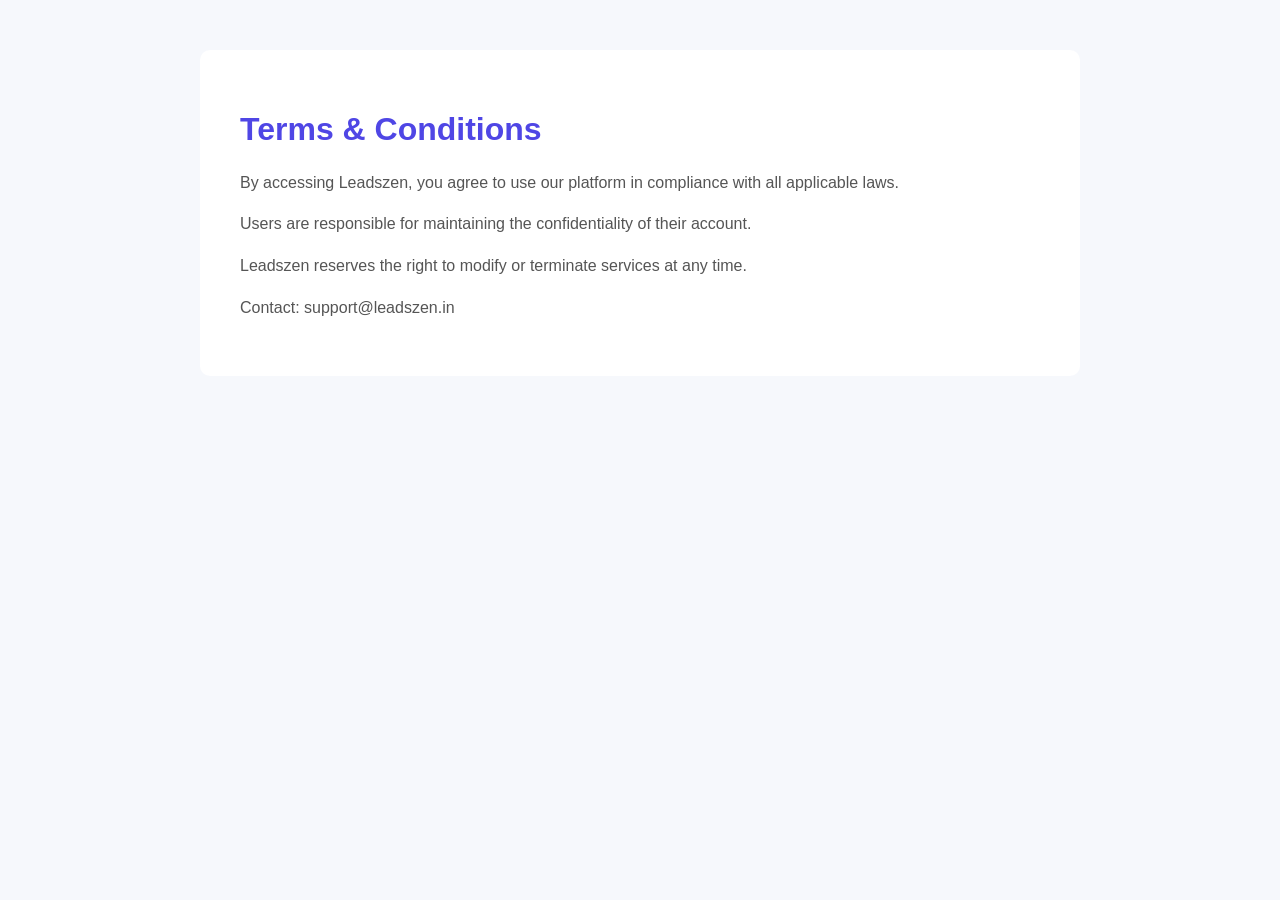
<file: terms.html>
<!DOCTYPE html>
<html lang="en">
<head>
<meta charset="UTF-8">
<title>Terms & Conditions - Leadszen</title>

<style>
body {
  font-family: Arial;
  background: #f6f8fc;
}
.container {
  max-width: 800px;
  margin: 50px auto;
  background: white;
  padding: 40px;
  border-radius: 10px;
}
h1 { color: #4f46e5; }
p { color: #555; line-height: 1.6; }
</style>
</head>

<body>
<div class="container">

<h1>Terms & Conditions</h1>

<p>By accessing Leadszen, you agree to use our platform in compliance with all applicable laws.</p>

<p>Users are responsible for maintaining the confidentiality of their account.</p>

<p>Leadszen reserves the right to modify or terminate services at any time.</p>

<!-- <p>We are not responsible for data loss caused by external factors.</p> -->

<p>Contact: support@leadszen.in</p>

</div>
</body>
</html>
</file>
<file: css/style.css>
body {
  margin: 0;
  font-family: 'Segoe UI', sans-serif;
  background: #f4f6f9;
}

/* Sidebar */
.sidebar {
  width: 220px;
  height: 100vh;
  background: #0f172a;
  color: white;
  position: fixed;
  padding: 20px;
}

.sidebar h2 {
  margin-bottom: 30px;
}

.sidebar a {
  display: block;
  padding: 12px;
  border-radius: 8px;
  margin-bottom: 10px;
  color: #cbd5f5;
  text-decoration: none;
}

.sidebar a:hover {
  background: #1e293b;
  color: white;
}

/* Main */
.main {
  margin-left: 240px;
  padding: 30px;
}

/* Cards */
.cards {
  display: grid;
  grid-template-columns: repeat(4, 1fr);
  gap: 20px;
  margin-bottom: 30px;
}

.card {
  padding: 20px;
  border-radius: 14px;
  color: white;
  font-weight: bold;
  box-shadow: 0 8px 20px rgba(0, 0, 0, 0.08);
  transition: 0.3s;
}

.card:hover {
  transform: translateY(-5px);
}

/* 
.blue { background: linear-gradient(135deg, #6366f1, #4f46e5); }
.green { background: linear-gradient(135deg, #22c55e, #16a34a); }
.orange { background: linear-gradient(135deg, #f59e0b, #d97706); }
.red { background: linear-gradient(135deg, #ef4444, #dc2626); } */



.blue {
  background: linear-gradient(135deg, #4547ea, #c2bffb);
}

.green {
  background: linear-gradient(135deg, #30b661, #a3f1c0);
}

.orange {
  background: linear-gradient(135deg, #f7a10d, #ebc498);
}

.red {
  background: linear-gradient(135deg, #f02525, #ea9d9d);
}

/* Chart container */
.chart-box {
  background: white;
  padding: 20px;
  border-radius: 14px;
  box-shadow: 0 5px 15px rgba(0, 0, 0, 0.05);
  margin-bottom: 30px;
}

/* Table */
.table-box {
  background: white;
  border-radius: 14px;
  padding: 20px;
  box-shadow: 0 5px 15px rgba(0, 0, 0, 0.05);
}

table {
  width: 100%;
  border-collapse: collapse;
}

thead {
  background: #f1f5f9;
}

th,
td {
  padding: 14px;
  text-align: left;
}

tr {
  border-bottom: 1px solid #eee;
}

/* Status badge */
.status {
  padding: 6px 12px;
  border-radius: 20px;
  font-size: 12px;
  font-weight: bold;
}

.new {
  background: #e0e7ff;
  color: #3730a3;
}

.converted {
  background: #dcfce7;
  color: #166534;
}

.progress {
  background: #fef3c7;
  color: #92400e;
}

.lost {
  background: #fee2e2;
  color: #991b1b;
}

/* Mobile */
@media (max-width: 900px) {
  .cards {
    grid-template-columns: repeat(2, 1fr);
  }

  .sidebar {
    display: none;
  }

  .main {
    margin-left: 0;
  }
}


.topbar {
  display: flex;
  justify-content: space-between;
  align-items: center;
  margin-bottom: 25px;
}

.topbar h2 {
  margin: 0;
}

.sub {
  color: #64748b;
  font-size: 14px;
}

/* .profile {
  display: flex;
  align-items: center;
  gap: 10px;
} */

.avatar {
  width: 40px;
  height: 40px;
  background: #191a32;
  color: white;
  border-radius: 50%;
  display: flex;
  justify-content: center;
  align-items: center;
  font-weight: bold;
}

.profile-wrapper {
  display: flex;
  justify-content: center;
  /* horizontal center */
  align-items: center;
  /* vertical center */
  min-height: 80vh;
  /* full screen feel */
}

.profile-card {
  width: 100%;
  max-width: 520px;
  background: white;
  padding: 25px;
  border-radius: 16px;
  box-shadow: 0 10px 30px rgba(0, 0, 0, 0.08);
}

/* Labels */
.profile-card label {
  display: block;
  margin-top: 14px;
  font-size: 13px;
  color: #64748b;
  font-weight: 500;
}

/* Inputs */
.profile-card input {
  width: 100%;
  padding: 12px;
  margin-top: 6px;
  border-radius: 8px;
  border: 1px solid #e2e8f0;
  font-size: 14px;
  transition: all 0.2s ease;
}

/* Focus effect */
.profile-card input:focus {
  outline: none;
  border-color: #6366f1;
  box-shadow: 0 0 0 2px rgba(99, 102, 241, 0.2);
}

/* Disabled email */
.profile-card input[disabled] {
  background: #f1f5f9;
  color: #64748b;
}

/* BUTTON (IMPORTANT) */
.profile-card button {
  width: 100%;
  margin-top: 20px;
  padding: 13px;
  border-radius: 10px;
  border: none;
  font-size: 15px;
  font-weight: 600;
  color: white;
  background: linear-gradient(135deg, #6366f1, #4f46e5);
  cursor: pointer;
  transition: all 0.3s ease;
}

/* Button hover */
.profile-card button:hover {
  transform: translateY(-2px);
  box-shadow: 0 10px 20px rgba(79, 70, 229, 0.3);
}

/* Message */
#msg {
  margin-top: 12px;
  font-size: 14px;
  text-align: center;
}


/* Dropdown menu */
.profile {
  position: relative;
  cursor: pointer;
}

.dropdown {
  position: absolute;
  right: 0;
  top: 55px;
  width: 220px;
  background: white;
  border-radius: 12px;
  box-shadow: 0 10px 25px rgba(0, 0, 0, 0.1);
  display: none;
  padding: 10px;
  z-index: 100;
}

.user-info {
  padding: 10px;
}

.menu-item {
  padding: 10px;
  border-radius: 8px;
  cursor: pointer;
}

.menu-item:hover {
  background: #f1f5f9;
}

.logout {
  color: #ef4444;
}

.dropdown.show {
  opacity: 1;
  transform: translateY(0);
}

.topbar button {
  padding: 10px;
  background: #6366f1;
  color: white;
  border: none;
  border-radius: 8px;
}


.filter-box input,
.filter-box select {
  padding: 10px;
  border-radius: 8px;
  border: 1px solid #ddd;
}

/* Status dropdown */
.status-select {
  padding: 6px;
  border-radius: 6px;
}

.pagination {
  display: flex;
  justify-content: center;
  gap: 15px;
  margin-top: 20px;
}

.pagination button {
  padding: 8px 14px;
  border-radius: 8px;
  border: none;
  background: #6366f1;
  color: white;
  cursor: pointer;
}

.pagination button:disabled {
  background: #ccc;
  cursor: not-allowed;
}


.filter-box {
  display: flex;
  gap: 12px;
  background: white;
  padding: 15px;
  border-radius: 12px;
  box-shadow: 0 5px 20px rgba(0, 0, 0, 0.05);
  margin-bottom: 20px;
}

.input-group input,
.select,
.date {
  padding: 10px;
  border-radius: 8px;
  border: 1px solid #ddd;
  outline: none;
}

.input-group input:focus,
.select:focus,
.date:focus {
  border-color: #6366f1;
}

.apply-btn {
  padding: 10px 18px;
  background: linear-gradient(135deg, #6366f1, #4f46e5);
  color: white;
  border: none;
  border-radius: 8px;
  cursor: pointer;
  font-weight: 600;
}

.apply-btn:hover {
  transform: translateY(-1px);
}



.new {
  background: #e0e7ff;
}

.in_progress {
  background: #fef3c7;
}

.converted {
  background: #dcfce7;
}

.lost {
  background: #fee2e2;
}

.edit-btn {
  margin-left: 8px;
  padding: 4px 8px;
  font-size: 12px;
  background: #6366f1;
  color: white;
  border: none;
  border-radius: 6px;
  cursor: pointer;
}


.status-cell {
  display: flex;
  justify-content: space-between;
  /* 🔥 key */
  align-items: center;
  min-width: 200px;
}

.status-badge {
  padding: 6px 12px;
  border-radius: 20px;
  font-size: 12px;
  white-space: nowrap;
  /* 🔥 prevents break */
}

/* Optional fixed width for badge */
.status-badge {
  min-width: 120px;
  text-align: center;
}

/* Button */
.edit-btn {
  padding: 5px 10px;
  font-size: 12px;
  background: #6366f1;
  color: white;
  border: none;
  border-radius: 6px;
  cursor: pointer;
}


.modal {
  display: none;
  position: fixed;
  top: 0;
  left: 0;
  width: 100%;
  height: 100%;
  background: rgba(0, 0, 0, 0.5);
}

.modal-content {
  background: #fff;
  padding: 20px;
  width: 400px;
  margin: 100px auto;
  border-radius: 12px;
}

.modal input {
  width: 95%;
  margin-top: 10px;
  padding: 10px;
  border-radius: 8px;
  border: 1px solid #ddd;
}

.modal button {
  margin-top: 10px;
  width: 100%;
  padding: 10px;
  border: none;
  background: #6366f1;
  color: white;
  border-radius: 8px;
}

.cancel {
  background: #ef4444;
}


.toast{
    position:fixed;

    top:20px;
    right:20px;

    background:#16a34a;
    color:#fff;

    padding:12px 18px;

    border-radius:10px;

    font-size:14px;
    font-weight:600;

    width:auto;
    max-width:300px;

    white-space:nowrap;

    z-index:99999;

    opacity:0;
    visibility:hidden;

    transition:.3s ease;
}

.toast.show{
    opacity:1;
    visibility:visible;
}


#pagination button {
  padding: 6px 12px;
  margin: 5px;
  cursor: pointer;
}

#pagination button:disabled {
  opacity: 0.5;
  cursor: not-allowed;
}

/* =======================for profile 3/6/26==================== */


.profile {
  position: relative;
  display: flex;
  align-items: center;
  gap: 8px;
  cursor: pointer;
}

.dropdown {
  position: absolute;
  top: 100%;
  right: 0;
  width: 250px;
  max-width: calc(100vw - 20px);
  background: #fff;
  border-radius: 10px;
  box-shadow: 0 4px 15px rgba(0,0,0,0.15);
  z-index: 1000;
  overflow: hidden;
}

/* Mobile Responsive */
@media (max-width: 768px) {
  .dropdown {
    right: 10px;
    left: auto;
    width: 220px;
    max-width: calc(100vw - 20px);
  }
}

@media (max-width: 480px) {
  .dropdown {
    position: fixed;
    top: 60px;
    right: 10px;
    left: 10px;
    width: auto;
    max-width: none;
  }
}

.user-info {
  padding: 15px;
}

.menu-item {
  padding: 12px 15px;
  cursor: pointer;
}

.menu-item:hover {
  background: #f5f5f5;
}

.logout {
  color: red;
}

/* ================= MOBILE SIDEBAR (HAMBURGER) ================= */

.menu-btn {
  display: none;
  font-size: 22px;
  background: #0f172a;
  color: white;
  border: none;
  padding: 10px 12px;
  border-radius: 8px;
  cursor: pointer;
}

/* MOBILE */
@media (max-width: 768px) {

  /* Show hamburger */
  .menu-btn {
    display: block;
    position: fixed;
    top: 15px;
    left: 15px;
    z-index: 1001;
  }

  /* Sidebar hidden by default */
  .sidebar {
    position: fixed;
    left: -250px;
    top: 0;
    width: 220px;
    height: 100%;
    transition: 0.3s ease;
    z-index: 1000;
  }

  /* When active */
  .sidebar.active {
    left: 0;
  }

  /* Overlay background */
  .overlay {
    display: none;
    position: fixed;
    width: 100%;
    height: 100%;
    background: rgba(0, 0, 0, 0.4);
    top: 0;
    left: 0;
    z-index: 999;
  }

  .overlay.show {
    display: block;
  }

  /* Main reset */
  .main {
    margin-left: 0 !important;
    padding-top: 60px;
  }

}

.sidebar a.active{
    background:#6366f1;
    color:#fff;
    border-radius:8px;
}

/* ================= FULL MOBILE RESPONSIVE ================= */

@media (max-width: 768px) {

  body {
    overflow-x: hidden;
  }

  /* MAIN */
  .main {
    margin-left: 0 !important;
    padding: 70px 15px 20px;
  }

  /* TOPBAR */
  .topbar {
    flex-direction: column;
    align-items: flex-start;
    gap: 10px;
  }

  .topbar h2 {
    font-size: 22px;
  }

  /* CARDS */
  .cards {
    grid-template-columns: 1fr;
    gap: 15px;
  }

  .card {
    padding: 18px;
    font-size: 15px;
  }

  /* FILTER BOX */
  .filter-box {
    flex-direction: column;
    gap: 10px;
    padding: 15px;
  }

  .filter-box input,
  .filter-box select,
  .apply-btn {
    width: 100%;
  }

  /* TABLE RESPONSIVE */
  .table-box {
    overflow-x: auto;
    padding: 15px;
  }

  table {
    min-width: 700px;
  }

  th,
  td {
    padding: 12px;
    font-size: 13px;
  }

  /* STATUS CELL */
  .status-cell {
    min-width: 180px;
  }

  /* PROFILE CARD */
  .profile-wrapper {
    padding: 15px;
  }

  .profile-card {
    padding: 20px;
  }

  /* MODAL */
  .modal-content {
    width: 92%;
    margin: 80px auto;
    padding: 20px;
  }

  .modal input {
    width: 100%;
  }

  /* PAGINATION */
  .pagination {
    flex-wrap: wrap;
    gap: 10px;
  }

  .pagination button {
    padding: 8px 12px;
  }

  /* DROPDOWN */
  .dropdown {
    width: 200px;
    right: -10px;
  }

  /* TOAST */
  .toast {
    width: 90%;
    min-width: auto;
  }

}

/* EXTRA SMALL MOBILE */

@media (max-width: 480px) {

  .main {
    padding: 65px 12px 20px;
  }

  .card {
    font-size: 14px;
  }

  .topbar h2 {
    font-size: 20px;
  }

  .sub {
    font-size: 12px;
  }

  .profile-card input,
  .filter-box input,
  .filter-box select {
    font-size: 14px;
  }

  .apply-btn,
  .pagination button,
  .topbar button {
    font-size: 14px;
  }

}


@media screen and (max-width:768px){

  .sidebar{

    position: fixed !important;

    top: 0 !important;

    left: -300px !important;

    

    width: 250px !important;

    height: 100vh !important;

    background: #0f172a !important;

    padding: 25px 20px !important;

    transition: 0.3s ease !important;

    z-index: 9999 !important;

    display: block !important;
  }

  .sidebar.active{
    left: 0 !important;
  }

  .sidebar h3{

    color:white;

    font-size:24px;

    margin-bottom:30px;

    white-space:nowrap;
  }

  .overlay{

    display:none;

    position:fixed;

    top:0;
    left:0;

    width:100%;
    height:100%;

    background:rgba(0,0,0,0.5);

    z-index:9998;
  }

  .overlay.show{
    display:block;
  }

  .menu-btn{

    display:block !important;

    position:fixed;

    top:15px;
    left:15px;

    z-index:10000;

    background:#0f172a;

    color:white;

    border:none;

    padding:10px 14px;

    border-radius:10px;

    font-size:22px;
  }

  .main{

    margin-left:0 !important;

    padding:95px 15px 20px !important;
  }

}
</file>
